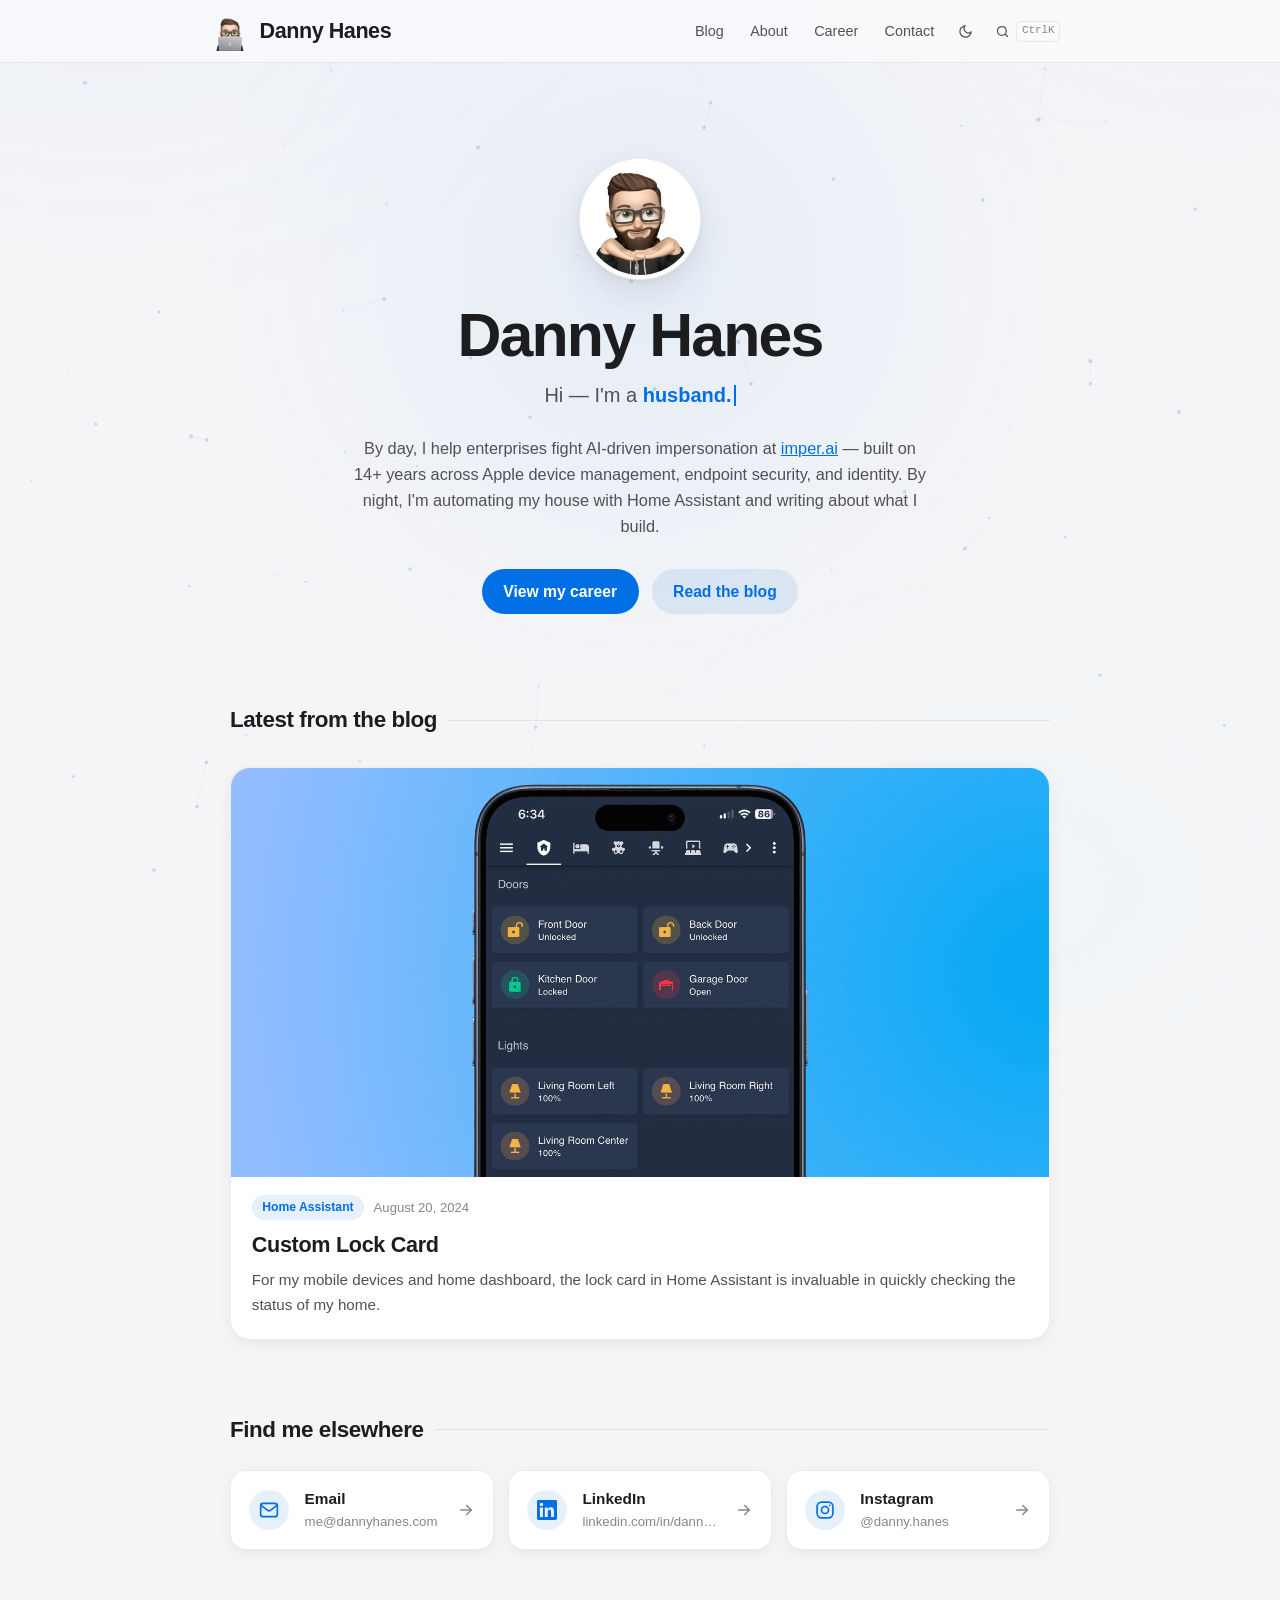
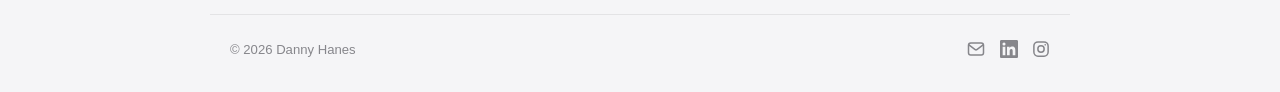
<file: index.html>
<!DOCTYPE html>
<html lang="en">
<head>
  <meta charset="UTF-8">
  <meta name="viewport" content="width=device-width, initial-scale=1.0">
  <title>Danny Hanes</title>
  <meta name="description" content="Danny Hanes — Founding Solutions Engineer at imper.ai. Identity security and Apple device management by day, Home Assistant and smart home tinkering by night.">
  <meta property="og:title" content="Danny Hanes">
  <meta property="og:description" content="Founding Solutions Engineer at imper.ai. Identity security and Apple device management by day, Home Assistant tinkering by night.">
  <meta property="og:type" content="website">
  <meta property="og:url" content="https://dannyhanes.com/">
  <link rel="icon" type="image/png" href="assets/images/danny-laptop.png">
  <script>(function(){try{var t=localStorage.getItem('theme')||'light';document.documentElement.setAttribute('data-theme',t);var h=localStorage.getItem('hue');if(h)document.documentElement.style.setProperty('--hue',h);}catch(e){document.documentElement.setAttribute('data-theme','light');}})();</script>
  <link rel="stylesheet" href="assets/style.css">
</head>
<body>
  <header class="site-header">
    <div class="header-inner">
      <a class="wordmark" href="./"><img class="mark" src="assets/images/danny-laptop.png" alt="" width="420" height="420">Danny Hanes</a>
      <nav class="site-nav" aria-label="Main">
        <a href="blog/">Blog</a>
        <a href="about/">About</a>
        <a href="career/">Career</a>
        <a href="contact/">Contact</a>
      </nav>
    </div>
  </header>

  <main class="page">
    <div class="hero">
      <div class="avatar-ring">
        <img class="avatar" src="assets/images/danny.jpg" alt="Danny Hanes" width="379" height="379">
      </div>
      <h1>Danny Hanes</h1>
      <p class="tagline">Hi — I'm <span id="typed-article">a</span> <span class="typed" id="typed"></span><span class="caret" aria-hidden="true"></span></p>
      <p class="bio">
        By day, I help enterprises fight AI-driven impersonation at
        <a href="https://imper.ai">imper.ai</a> — built on 14+ years across Apple device
        management, endpoint security, and identity. By night, I'm automating my house
        with Home Assistant and writing about what I build.
      </p>
      <div class="cta-row">
        <a class="btn btn-primary" href="career/">View my career</a>
        <a class="btn btn-ghost" href="blog/">Read the blog</a>
      </div>
    </div>

    <section class="section" aria-label="Latest from the blog">
      <h2 class="section-title">Latest from the blog</h2>
      <ul class="post-list">
        <li>
          <a class="post-card" href="blog/home-assistant-lock-card/">
            <img src="assets/images/lock-card.png" alt="Custom lock cards shown on a Home Assistant dashboard" width="1500" height="750" loading="lazy">
            <div class="post-card-body">
              <div class="post-meta">
                <span class="tag">Home Assistant</span>
                <time datetime="2024-08-20">August 20, 2024</time>
              </div>
              <h2>Custom Lock Card</h2>
              <p>For my mobile devices and home dashboard, the lock card in Home Assistant is invaluable in quickly checking the status of my home.</p>
            </div>
          </a>
        </li>
      </ul>
    </section>

    <section class="section" aria-label="Elsewhere">
      <h2 class="section-title">Find me elsewhere</h2>
      <ul class="links">
        <li>
          <a href="mailto:me@dannyhanes.com">
            <span class="icon" aria-hidden="true">
              <svg viewBox="0 0 24 24" fill="none" stroke="currentColor" stroke-width="2" stroke-linecap="round" stroke-linejoin="round"><rect x="2" y="4" width="20" height="16" rx="3"/><path d="m2.5 6.5 8.4 6.3a2 2 0 0 0 2.2 0l8.4-6.3"/></svg>
            </span>
            <span class="link-text">
              <span class="link-title">Email</span>
              <span class="link-sub">me@dannyhanes.com</span>
            </span>
            <svg class="arrow" aria-hidden="true" width="18" height="18" viewBox="0 0 24 24" fill="none" stroke="currentColor" stroke-width="2" stroke-linecap="round" stroke-linejoin="round"><path d="M5 12h14"/><path d="m13 6 6 6-6 6"/></svg>
          </a>
        </li>
        <li>
          <a href="https://www.linkedin.com/in/dannyhanes/" rel="me">
            <span class="icon" aria-hidden="true">
              <svg viewBox="0 0 24 24" fill="currentColor"><path d="M20.45 20.45h-3.55v-5.57c0-1.33-.03-3.04-1.85-3.04-1.85 0-2.14 1.45-2.14 2.94v5.67H9.36V9h3.41v1.56h.05a3.74 3.74 0 0 1 3.37-1.85c3.6 0 4.27 2.37 4.27 5.46zM5.34 7.43a2.06 2.06 0 1 1 0-4.12 2.06 2.06 0 0 1 0 4.12M7.12 20.45H3.56V9h3.56zM22.22 0H1.77C.79 0 0 .77 0 1.73v20.54C0 23.23.79 24 1.77 24h20.45c.98 0 1.78-.77 1.78-1.73V1.73C24 .77 23.2 0 22.22 0"/></svg>
            </span>
            <span class="link-text">
              <span class="link-title">LinkedIn</span>
              <span class="link-sub">linkedin.com/in/dannyhanes</span>
            </span>
            <svg class="arrow" aria-hidden="true" width="18" height="18" viewBox="0 0 24 24" fill="none" stroke="currentColor" stroke-width="2" stroke-linecap="round" stroke-linejoin="round"><path d="M5 12h14"/><path d="m13 6 6 6-6 6"/></svg>
          </a>
        </li>
        <li>
          <a href="https://www.instagram.com/danny.hanes" rel="me">
            <span class="icon" aria-hidden="true">
              <svg viewBox="0 0 24 24" fill="none" stroke="currentColor" stroke-width="2" stroke-linecap="round" stroke-linejoin="round"><rect x="2.5" y="2.5" width="19" height="19" rx="5.5"/><circle cx="12" cy="12" r="4.2"/><circle cx="17.6" cy="6.4" r="1.1" fill="currentColor" stroke="none"/></svg>
            </span>
            <span class="link-text">
              <span class="link-title">Instagram</span>
              <span class="link-sub">@danny.hanes</span>
            </span>
            <svg class="arrow" aria-hidden="true" width="18" height="18" viewBox="0 0 24 24" fill="none" stroke="currentColor" stroke-width="2" stroke-linecap="round" stroke-linejoin="round"><path d="M5 12h14"/><path d="m13 6 6 6-6 6"/></svg>
          </a>
        </li>
      </ul>
    </section>
  </main>

  <footer class="site-footer">
    <p>&copy; <span id="year">2026</span> Danny Hanes</p>
    <div class="socials">
      <a href="mailto:me@dannyhanes.com" aria-label="Email"><svg viewBox="0 0 24 24" fill="none" stroke="currentColor" stroke-width="2" stroke-linecap="round" stroke-linejoin="round"><rect x="2" y="4" width="20" height="16" rx="3"/><path d="m2.5 6.5 8.4 6.3a2 2 0 0 0 2.2 0l8.4-6.3"/></svg></a>
      <a href="https://www.linkedin.com/in/dannyhanes/" aria-label="LinkedIn"><svg viewBox="0 0 24 24" fill="currentColor"><path d="M20.45 20.45h-3.55v-5.57c0-1.33-.03-3.04-1.85-3.04-1.85 0-2.14 1.45-2.14 2.94v5.67H9.36V9h3.41v1.56h.05a3.74 3.74 0 0 1 3.37-1.85c3.6 0 4.27 2.37 4.27 5.46zM5.34 7.43a2.06 2.06 0 1 1 0-4.12 2.06 2.06 0 0 1 0 4.12M7.12 20.45H3.56V9h3.56zM22.22 0H1.77C.79 0 0 .77 0 1.73v20.54C0 23.23.79 24 1.77 24h20.45c.98 0 1.78-.77 1.78-1.73V1.73C24 .77 23.2 0 22.22 0"/></svg></a>
      <a href="https://www.instagram.com/danny.hanes" aria-label="Instagram"><svg viewBox="0 0 24 24" fill="none" stroke="currentColor" stroke-width="2" stroke-linecap="round" stroke-linejoin="round"><rect x="2.5" y="2.5" width="19" height="19" rx="5.5"/><circle cx="12" cy="12" r="4.2"/><circle cx="17.6" cy="6.4" r="1.1" fill="currentColor" stroke="none"/></svg></a>
    </div>
  </footer>
  <script src="assets/site.js" defer></script>
</body>
</html>
</file>
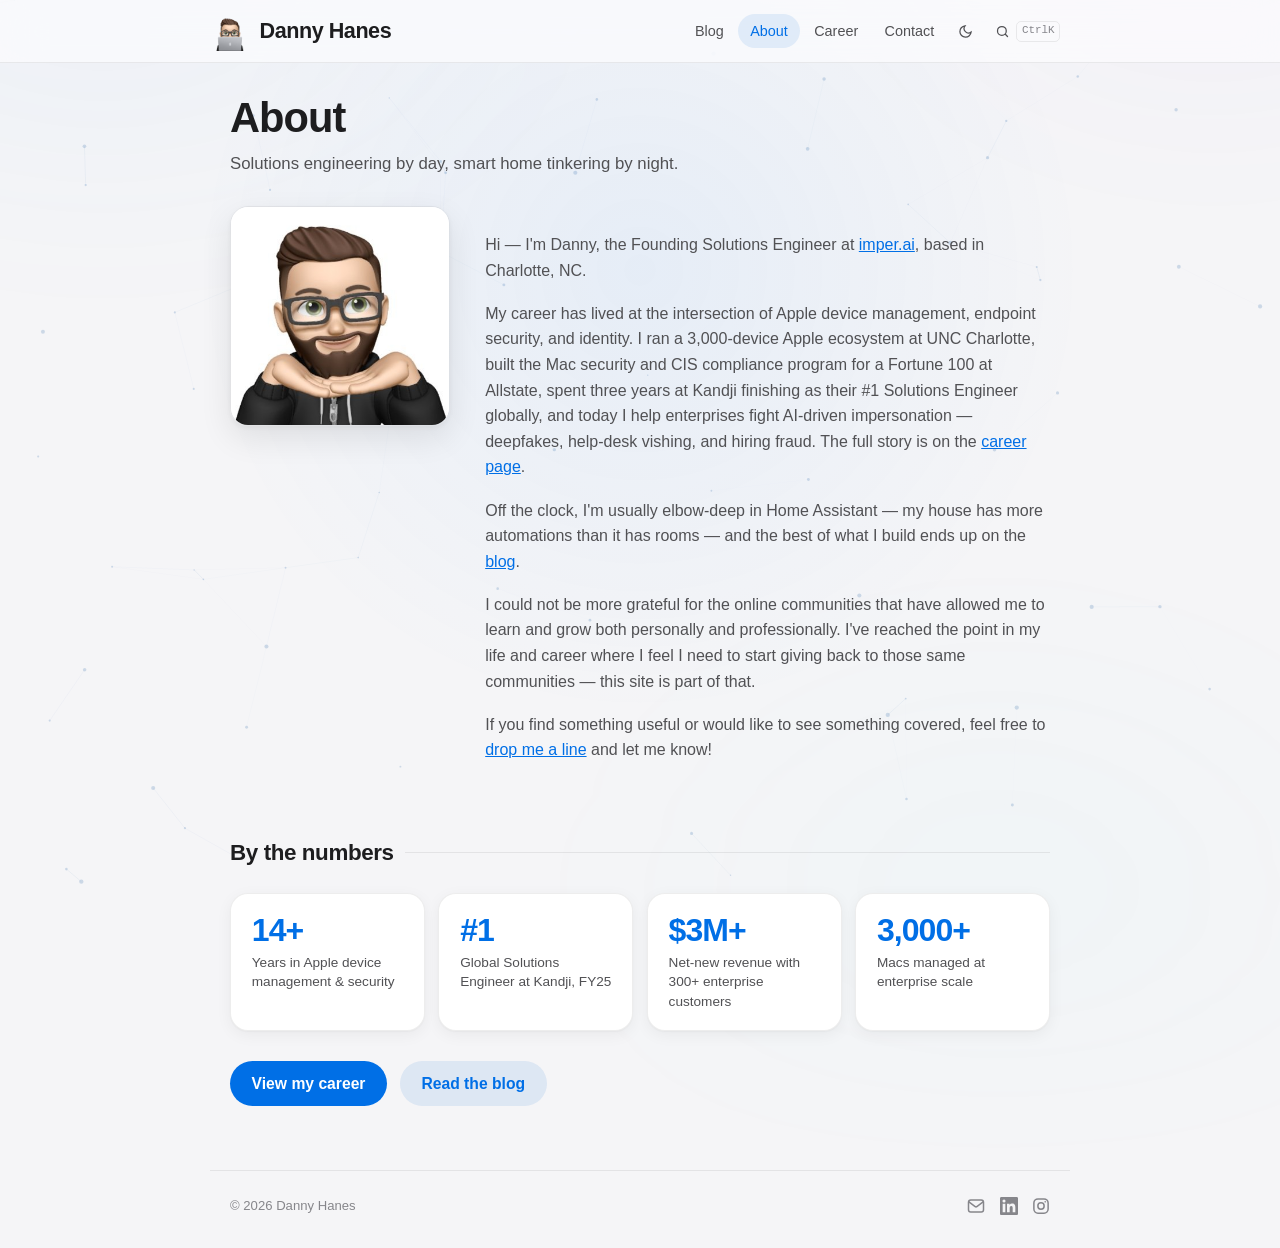
<file: about/index.html>
<!DOCTYPE html>
<html lang="en">
<head>
  <meta charset="UTF-8">
  <meta name="viewport" content="width=device-width, initial-scale=1.0">
  <title>About — Danny Hanes</title>
  <meta name="description" content="About Danny Hanes — Founding Solutions Engineer at imper.ai. Identity security and Apple device management by day, Home Assistant tinkering by night.">
  <link rel="icon" type="image/png" href="../assets/images/danny-laptop.png">
  <script>(function(){try{var t=localStorage.getItem('theme')||'light';document.documentElement.setAttribute('data-theme',t);var h=localStorage.getItem('hue');if(h)document.documentElement.style.setProperty('--hue',h);}catch(e){document.documentElement.setAttribute('data-theme','light');}})();</script>
  <link rel="stylesheet" href="../assets/style.css">
  <style>
    .about-grid { display: flex; gap: 2.2rem; align-items: flex-start; margin-top: 1.8rem; }
    .about-grid img { flex: none; width: 220px; border-radius: 18px; border: 1px solid var(--card-border); box-shadow: var(--shadow-hover); }
    @media (max-width: 600px) { .about-grid { flex-direction: column; } .about-grid img { width: 100%; max-width: 280px; margin: 0 auto; } }
    .stats-grid { margin-top: 1.4rem; display: grid; grid-template-columns: repeat(auto-fit, minmax(170px, 1fr)); gap: 0.85rem; }
    .stat {
      background: var(--bg-elevated);
      border: 1px solid var(--card-border);
      border-radius: 18px;
      padding: 1.2rem 1.3rem;
      box-shadow: var(--shadow);
    }
    .stat .value { font-size: 2rem; font-weight: 700; letter-spacing: -0.03em; color: var(--accent); line-height: 1.1; }
    .stat .label { margin-top: 0.3rem; font-size: 0.85rem; color: var(--text-muted); line-height: 1.4; }
  </style>
</head>
<body>
  <header class="site-header">
    <div class="header-inner">
      <a class="wordmark" href="../"><img class="mark" src="../assets/images/danny-laptop.png" alt="" width="420" height="420">Danny Hanes</a>
      <nav class="site-nav" aria-label="Main">
        <a href="../blog/">Blog</a>
        <a href="../about/" aria-current="page">About</a>
        <a href="../career/">Career</a>
        <a href="../contact/">Contact</a>
      </nav>
    </div>
  </header>

  <main class="page">
    <h1 class="page-title">About</h1>
    <p class="page-sub">Solutions engineering by day, smart home tinkering by night.</p>

    <div class="about-grid">
      <img src="../assets/images/danny.jpg" alt="Danny Hanes" width="379" height="379">
      <div class="prose">
        <p>Hi — I'm Danny, the Founding Solutions Engineer at <a href="https://imper.ai">imper.ai</a>, based in Charlotte, NC.</p>
        <p>My career has lived at the intersection of Apple device management, endpoint security, and identity. I ran a 3,000-device Apple ecosystem at UNC Charlotte, built the Mac security and CIS compliance program for a Fortune 100 at Allstate, spent three years at Kandji finishing as their #1 Solutions Engineer globally, and today I help enterprises fight AI-driven impersonation — deepfakes, help-desk vishing, and hiring fraud. The full story is on the <a href="../career/">career page</a>.</p>
        <p>Off the clock, I'm usually elbow-deep in Home Assistant — my house has more automations than it has rooms — and the best of what I build ends up on the <a href="../blog/">blog</a>.</p>
        <p>I could not be more grateful for the online communities that have allowed me to learn and grow both personally and professionally. I've reached the point in my life and career where I feel I need to start giving back to those same communities — this site is part of that.</p>
        <p>If you find something useful or would like to see something covered, feel free to <a href="../contact/">drop me a line</a> and let me know!</p>
      </div>
    </div>

    <section class="section" aria-label="Career highlights">
      <h2 class="section-title">By the numbers</h2>
      <div class="stats-grid">
        <div class="stat">
          <div class="value">14+</div>
          <div class="label">Years in Apple device management &amp; security</div>
        </div>
        <div class="stat">
          <div class="value">#1</div>
          <div class="label">Global Solutions Engineer at Kandji, FY25</div>
        </div>
        <div class="stat">
          <div class="value">$3M+</div>
          <div class="label">Net-new revenue with 300+ enterprise customers</div>
        </div>
        <div class="stat">
          <div class="value">3,000+</div>
          <div class="label">Macs managed at enterprise scale</div>
        </div>
      </div>
    </section>

    <div class="cta-row" style="justify-content: flex-start;">
      <a class="btn btn-primary" href="../career/">View my career</a>
      <a class="btn btn-ghost" href="../blog/">Read the blog</a>
    </div>
  </main>

  <footer class="site-footer">
    <p>&copy; <span id="year">2026</span> Danny Hanes</p>
    <div class="socials">
      <a href="mailto:me@dannyhanes.com" aria-label="Email"><svg viewBox="0 0 24 24" fill="none" stroke="currentColor" stroke-width="2" stroke-linecap="round" stroke-linejoin="round"><rect x="2" y="4" width="20" height="16" rx="3"/><path d="m2.5 6.5 8.4 6.3a2 2 0 0 0 2.2 0l8.4-6.3"/></svg></a>
      <a href="https://www.linkedin.com/in/dannyhanes/" aria-label="LinkedIn"><svg viewBox="0 0 24 24" fill="currentColor"><path d="M20.45 20.45h-3.55v-5.57c0-1.33-.03-3.04-1.85-3.04-1.85 0-2.14 1.45-2.14 2.94v5.67H9.36V9h3.41v1.56h.05a3.74 3.74 0 0 1 3.37-1.85c3.6 0 4.27 2.37 4.27 5.46zM5.34 7.43a2.06 2.06 0 1 1 0-4.12 2.06 2.06 0 0 1 0 4.12M7.12 20.45H3.56V9h3.56zM22.22 0H1.77C.79 0 0 .77 0 1.73v20.54C0 23.23.79 24 1.77 24h20.45c.98 0 1.78-.77 1.78-1.73V1.73C24 .77 23.2 0 22.22 0"/></svg></a>
      <a href="https://www.instagram.com/danny.hanes" aria-label="Instagram"><svg viewBox="0 0 24 24" fill="none" stroke="currentColor" stroke-width="2" stroke-linecap="round" stroke-linejoin="round"><rect x="2.5" y="2.5" width="19" height="19" rx="5.5"/><circle cx="12" cy="12" r="4.2"/><circle cx="17.6" cy="6.4" r="1.1" fill="currentColor" stroke="none"/></svg></a>
    </div>
  </footer>
  <script src="../assets/site.js" defer></script>
</body>
</html>
</file>
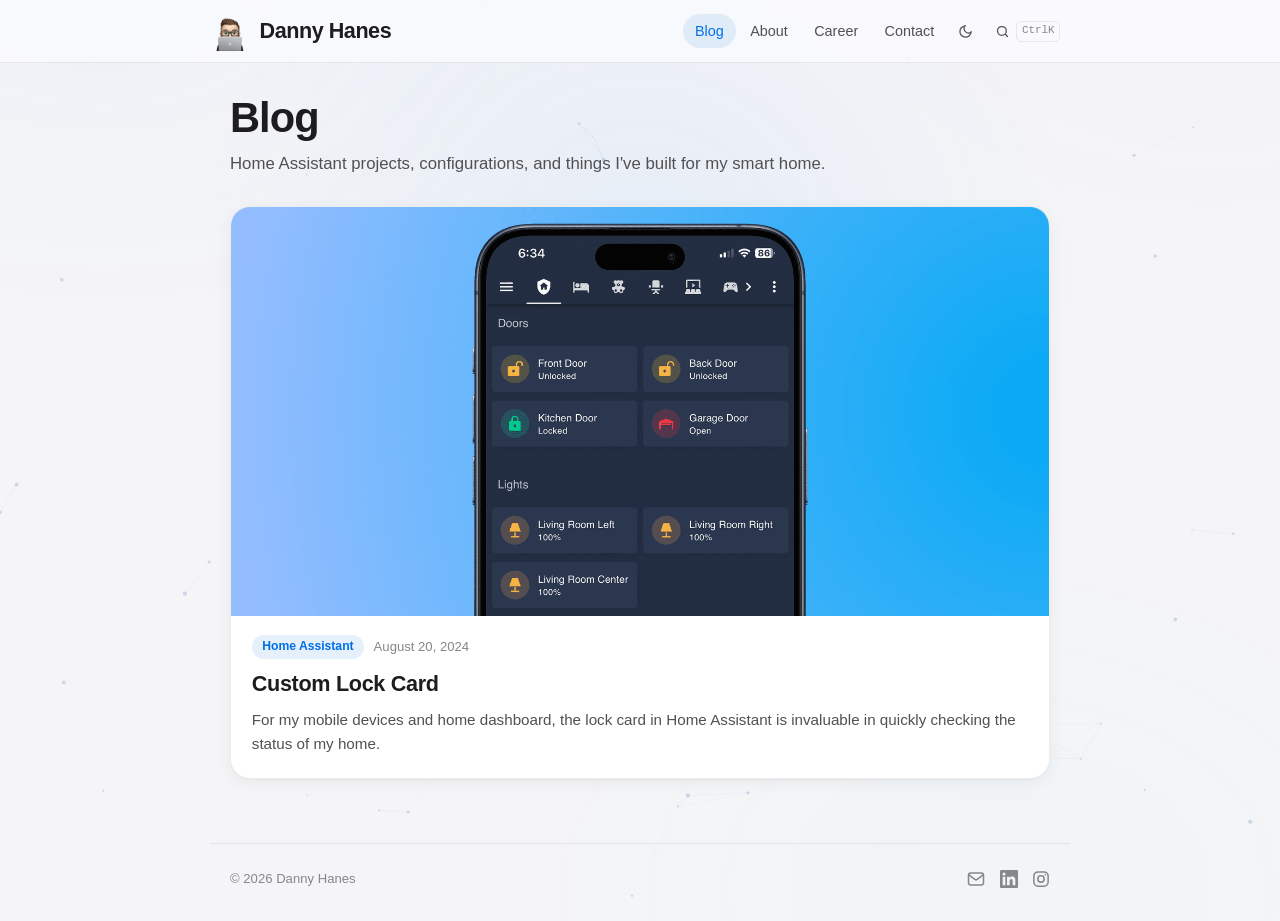
<file: blog/index.html>
<!DOCTYPE html>
<html lang="en">
<head>
  <meta charset="UTF-8">
  <meta name="viewport" content="width=device-width, initial-scale=1.0">
  <title>Blog — Danny Hanes</title>
  <meta name="description" content="Home Assistant projects, configurations, and smart home write-ups by Danny Hanes.">
  <link rel="icon" type="image/png" href="../assets/images/danny-laptop.png">
  <script>(function(){try{var t=localStorage.getItem('theme')||'light';document.documentElement.setAttribute('data-theme',t);var h=localStorage.getItem('hue');if(h)document.documentElement.style.setProperty('--hue',h);}catch(e){document.documentElement.setAttribute('data-theme','light');}})();</script>
  <link rel="stylesheet" href="../assets/style.css">
</head>
<body>
  <header class="site-header">
    <div class="header-inner">
      <a class="wordmark" href="../"><img class="mark" src="../assets/images/danny-laptop.png" alt="" width="420" height="420">Danny Hanes</a>
      <nav class="site-nav" aria-label="Main">
        <a href="../blog/" aria-current="page">Blog</a>
        <a href="../about/">About</a>
        <a href="../career/">Career</a>
        <a href="../contact/">Contact</a>
      </nav>
    </div>
  </header>

  <main class="page">
    <h1 class="page-title">Blog</h1>
    <p class="page-sub">Home Assistant projects, configurations, and things I've built for my smart home.</p>

    <ul class="post-list">
      <li>
        <a class="post-card" href="../blog/home-assistant-lock-card/">
          <img src="../assets/images/lock-card.png" alt="Custom lock cards shown on a Home Assistant dashboard" width="1500" height="750">
          <div class="post-card-body">
            <div class="post-meta">
              <span class="tag">Home Assistant</span>
              <time datetime="2024-08-20">August 20, 2024</time>
            </div>
            <h2>Custom Lock Card</h2>
            <p>For my mobile devices and home dashboard, the lock card in Home Assistant is invaluable in quickly checking the status of my home.</p>
          </div>
        </a>
      </li>
    </ul>
  </main>

  <footer class="site-footer">
    <p>&copy; <span id="year">2026</span> Danny Hanes</p>
    <div class="socials">
      <a href="mailto:me@dannyhanes.com" aria-label="Email"><svg viewBox="0 0 24 24" fill="none" stroke="currentColor" stroke-width="2" stroke-linecap="round" stroke-linejoin="round"><rect x="2" y="4" width="20" height="16" rx="3"/><path d="m2.5 6.5 8.4 6.3a2 2 0 0 0 2.2 0l8.4-6.3"/></svg></a>
      <a href="https://www.linkedin.com/in/dannyhanes/" aria-label="LinkedIn"><svg viewBox="0 0 24 24" fill="currentColor"><path d="M20.45 20.45h-3.55v-5.57c0-1.33-.03-3.04-1.85-3.04-1.85 0-2.14 1.45-2.14 2.94v5.67H9.36V9h3.41v1.56h.05a3.74 3.74 0 0 1 3.37-1.85c3.6 0 4.27 2.37 4.27 5.46zM5.34 7.43a2.06 2.06 0 1 1 0-4.12 2.06 2.06 0 0 1 0 4.12M7.12 20.45H3.56V9h3.56zM22.22 0H1.77C.79 0 0 .77 0 1.73v20.54C0 23.23.79 24 1.77 24h20.45c.98 0 1.78-.77 1.78-1.73V1.73C24 .77 23.2 0 22.22 0"/></svg></a>
      <a href="https://www.instagram.com/danny.hanes" aria-label="Instagram"><svg viewBox="0 0 24 24" fill="none" stroke="currentColor" stroke-width="2" stroke-linecap="round" stroke-linejoin="round"><rect x="2.5" y="2.5" width="19" height="19" rx="5.5"/><circle cx="12" cy="12" r="4.2"/><circle cx="17.6" cy="6.4" r="1.1" fill="currentColor" stroke="none"/></svg></a>
    </div>
  </footer>
  <script src="../assets/site.js" defer></script>
</body>
</html>
</file>
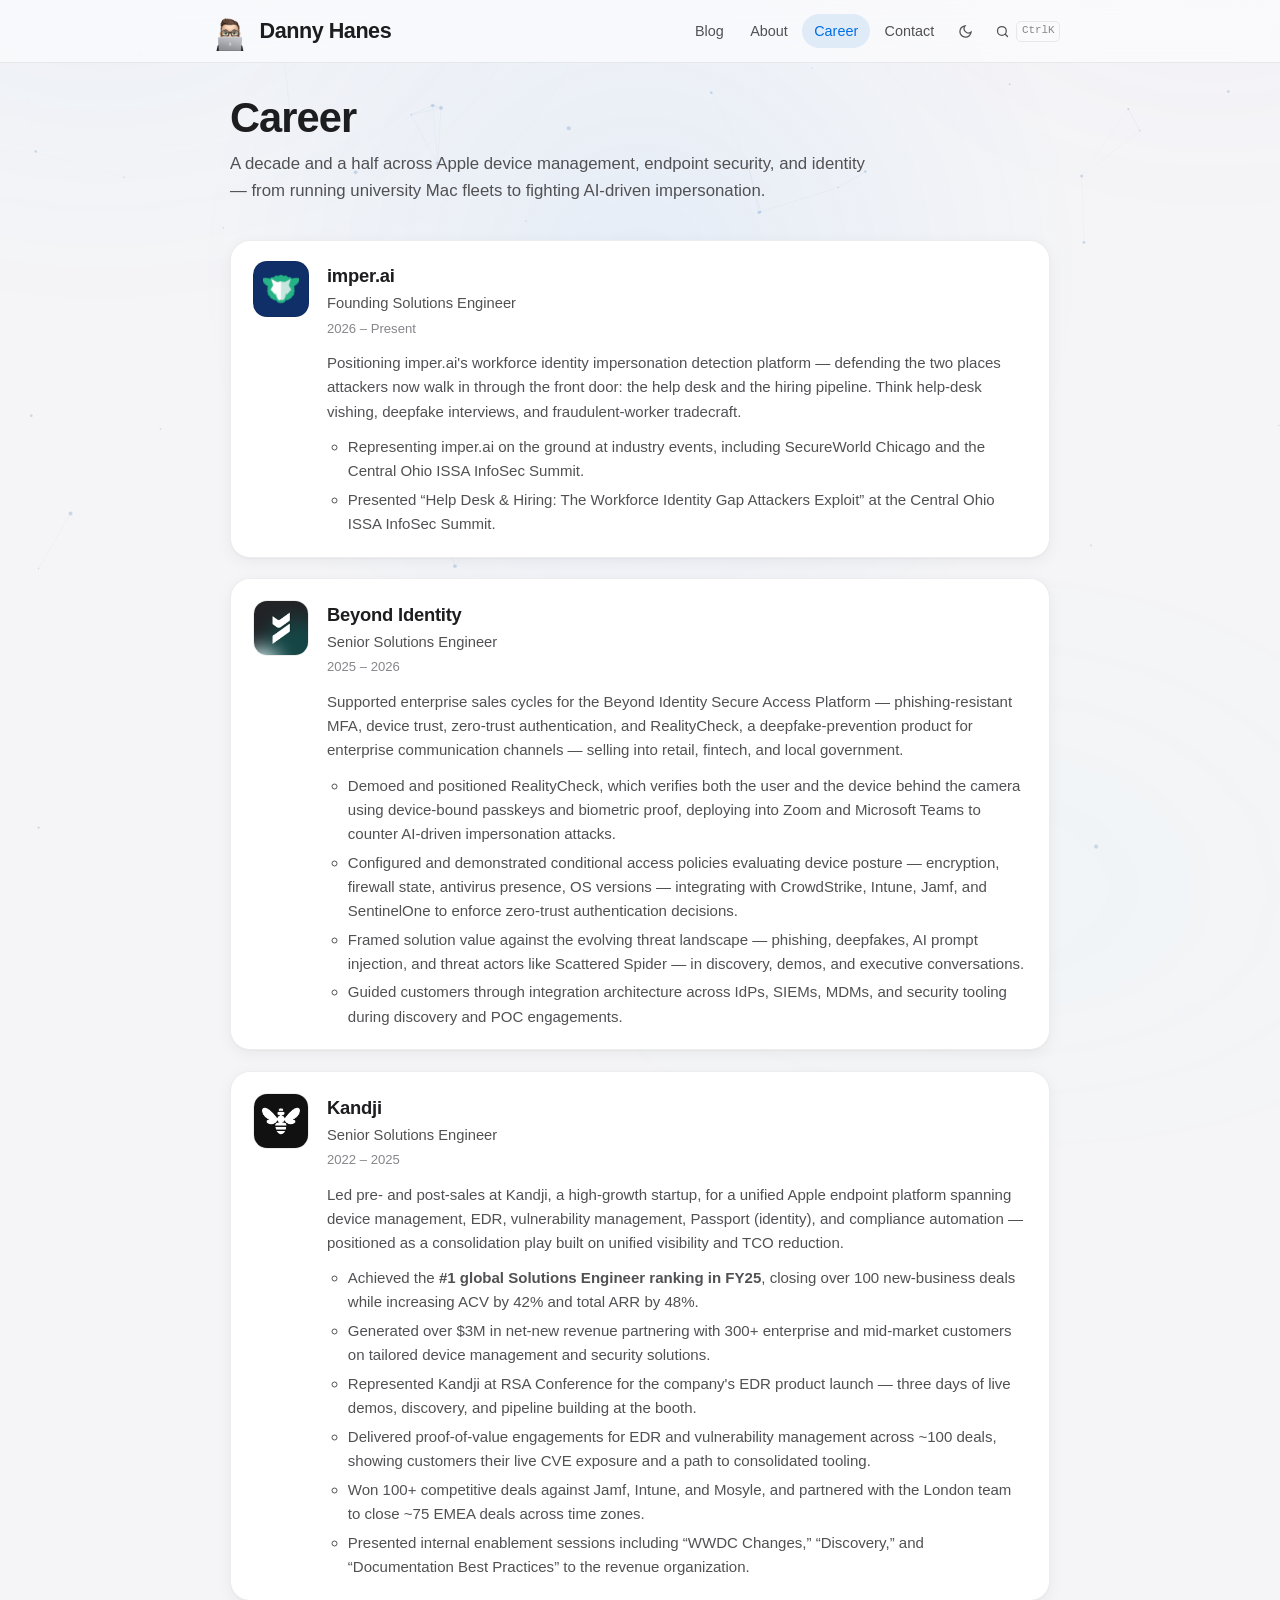
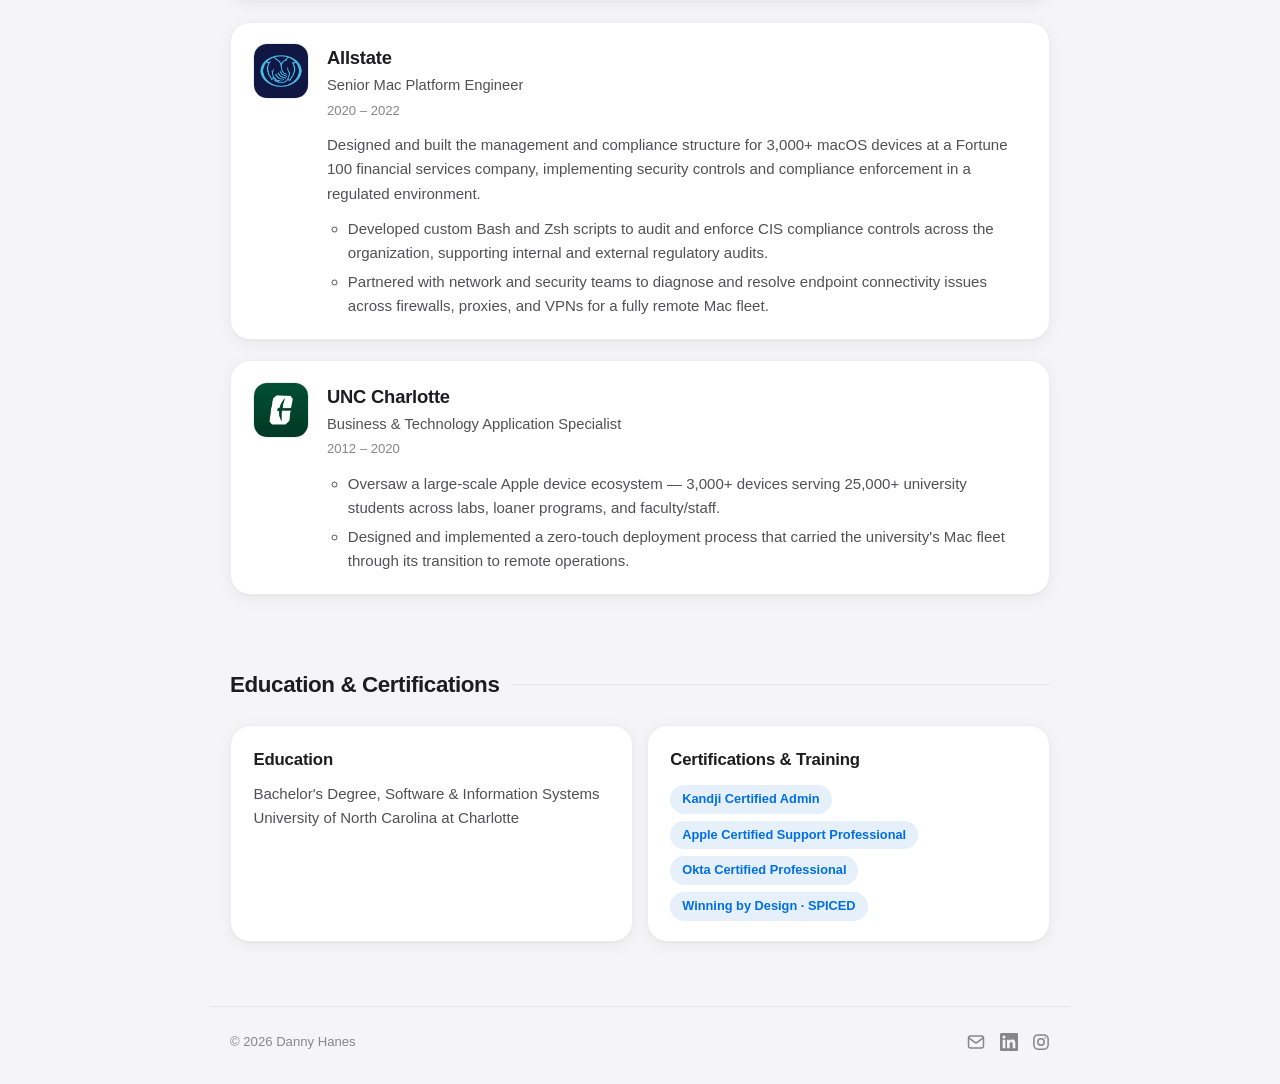
<file: career-updates/index.html>
<!DOCTYPE html>
<html lang="en">
<head>
  <meta charset="UTF-8">
  <title>Redirecting&hellip;</title>
  <meta http-equiv="refresh" content="0; url=../career/">
  <link rel="canonical" href="https://dannyhanes.com/career/">
  <script>location.replace('../career/');</script>
</head>
<body>
  <p>This page has moved. <a href="../career/">Continue&hellip;</a></p>
</body>
</html>
</file>
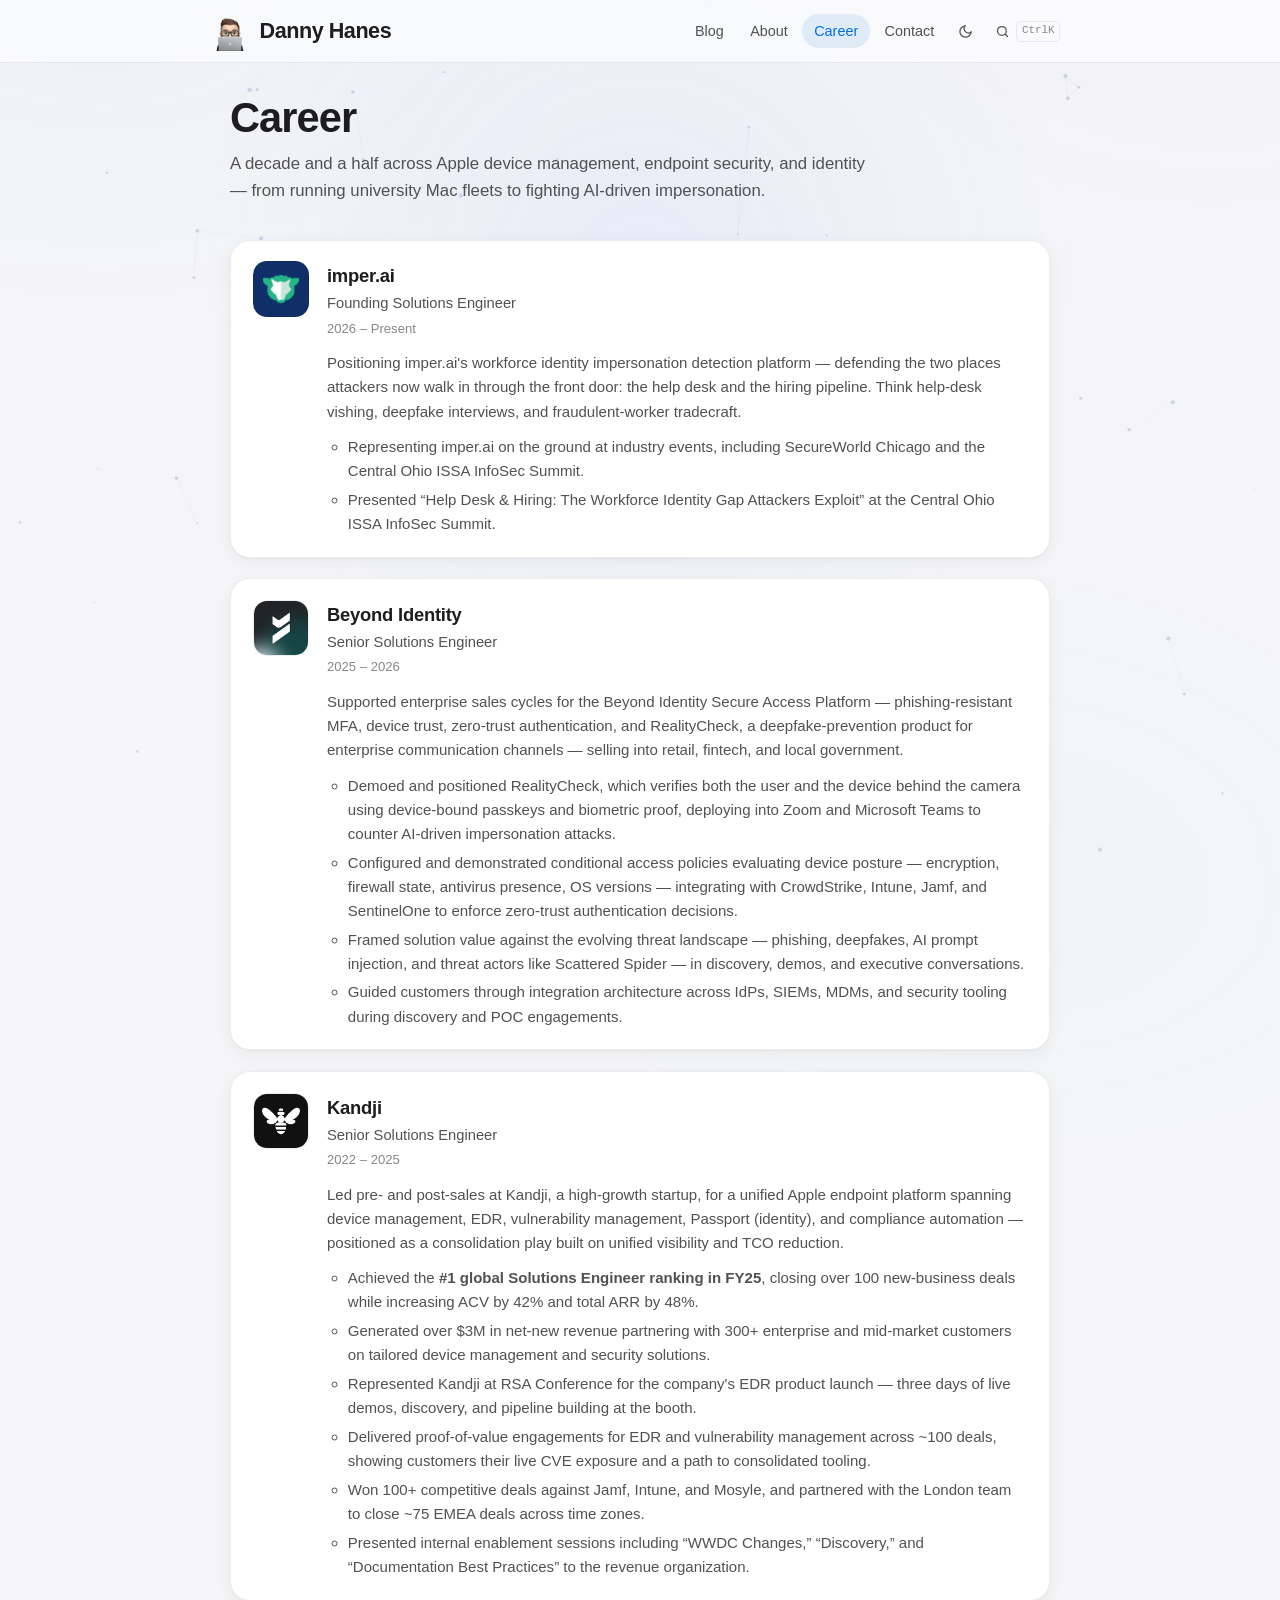
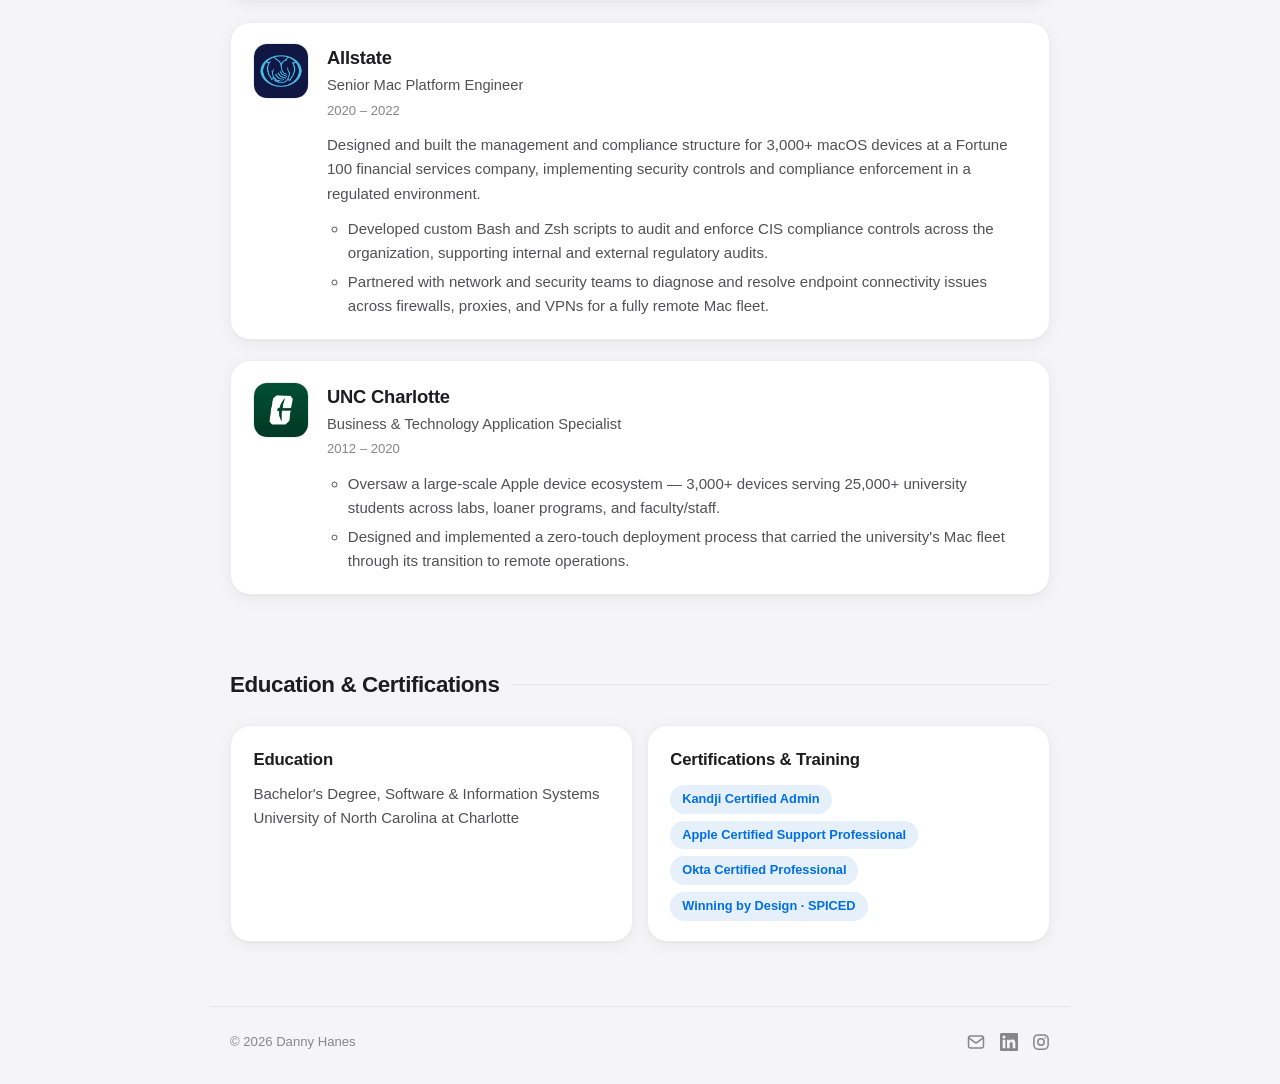
<file: career/index.html>
<!DOCTYPE html>
<html lang="en">
<head>
  <meta charset="UTF-8">
  <meta name="viewport" content="width=device-width, initial-scale=1.0">
  <title>Career — Danny Hanes</title>
  <meta name="description" content="Career of Danny Hanes — Founding Solutions Engineer at imper.ai; previously Beyond Identity, Kandji, Allstate, and UNC Charlotte.">
  <link rel="icon" type="image/png" href="../assets/images/danny-laptop.png">
  <script>(function(){try{var t=localStorage.getItem('theme')||'light';document.documentElement.setAttribute('data-theme',t);var h=localStorage.getItem('hue');if(h)document.documentElement.style.setProperty('--hue',h);}catch(e){document.documentElement.setAttribute('data-theme','light');}})();</script>
  <link rel="stylesheet" href="../assets/style.css">
  <style>
    .facts-grid { margin-top: 1.4rem; display: grid; grid-template-columns: repeat(auto-fit, minmax(280px, 1fr)); gap: 0.85rem; }
    .fact-card {
      background: var(--bg-elevated);
      border: 1px solid var(--card-border);
      border-radius: 20px;
      padding: 1.3rem 1.4rem;
      box-shadow: var(--shadow);
    }
    .fact-card h3 { font-size: 1.05rem; font-weight: 650; letter-spacing: -0.01em; }
    .fact-card p { margin-top: 0.5rem; color: var(--text-muted); font-size: 0.94rem; }
    .cert-list { margin-top: 0.7rem; display: flex; flex-wrap: wrap; gap: 0.45rem; }
    .cert-list .tag { font-size: 0.8rem; padding: 0.25rem 0.75rem; }
    .job-logo.imper { background: #102f68; padding: 9px; object-fit: contain; }
  </style>
</head>
<body>
  <header class="site-header">
    <div class="header-inner">
      <a class="wordmark" href="../"><img class="mark" src="../assets/images/danny-laptop.png" alt="" width="420" height="420">Danny Hanes</a>
      <nav class="site-nav" aria-label="Main">
        <a href="../blog/">Blog</a>
        <a href="../about/">About</a>
        <a href="../career/" aria-current="page">Career</a>
        <a href="../contact/">Contact</a>
      </nav>
    </div>
  </header>

  <main class="page">
    <h1 class="page-title">Career</h1>
    <p class="page-sub">A decade and a half across Apple device management, endpoint security, and identity — from running university Mac fleets to fighting AI-driven impersonation.</p>

    <ul class="timeline">
      <li class="job">
        <img class="job-logo imper" src="../assets/images/imper.png" alt="imper.ai logo" width="56" height="56">
        <div>
          <h2>imper.ai</h2>
          <p class="role">Founding Solutions Engineer</p>
          <p class="dates">2026 &ndash; Present</p>
          <div class="job-body">
            <p>Positioning imper.ai's workforce identity impersonation detection platform — defending the two places attackers now walk in through the front door: the help desk and the hiring pipeline. Think help-desk vishing, deepfake interviews, and fraudulent-worker tradecraft.</p>
            <ul>
              <li>Representing imper.ai on the ground at industry events, including SecureWorld Chicago and the Central Ohio ISSA InfoSec Summit.</li>
              <li>Presented &ldquo;Help Desk &amp; Hiring: The Workforce Identity Gap Attackers Exploit&rdquo; at the Central Ohio ISSA InfoSec Summit.</li>
            </ul>
          </div>
        </div>
      </li>

      <li class="job">
        <img class="job-logo" src="../assets/images/beyond-identity.png" alt="Beyond Identity logo" width="56" height="56">
        <div>
          <h2>Beyond Identity</h2>
          <p class="role">Senior Solutions Engineer</p>
          <p class="dates">2025 &ndash; 2026</p>
          <div class="job-body">
            <p>Supported enterprise sales cycles for the Beyond Identity Secure Access Platform — phishing-resistant MFA, device trust, zero-trust authentication, and RealityCheck, a deepfake-prevention product for enterprise communication channels — selling into retail, fintech, and local government.</p>
            <ul>
              <li>Demoed and positioned RealityCheck, which verifies both the user and the device behind the camera using device-bound passkeys and biometric proof, deploying into Zoom and Microsoft Teams to counter AI-driven impersonation attacks.</li>
              <li>Configured and demonstrated conditional access policies evaluating device posture — encryption, firewall state, antivirus presence, OS versions — integrating with CrowdStrike, Intune, Jamf, and SentinelOne to enforce zero-trust authentication decisions.</li>
              <li>Framed solution value against the evolving threat landscape — phishing, deepfakes, AI prompt injection, and threat actors like Scattered Spider — in discovery, demos, and executive conversations.</li>
              <li>Guided customers through integration architecture across IdPs, SIEMs, MDMs, and security tooling during discovery and POC engagements.</li>
            </ul>
          </div>
        </div>
      </li>

      <li class="job">
        <img class="job-logo" src="../assets/images/kandji.jpg" alt="Kandji logo" width="56" height="56">
        <div>
          <h2>Kandji</h2>
          <p class="role">Senior Solutions Engineer</p>
          <p class="dates">2022 &ndash; 2025</p>
          <div class="job-body">
            <p>Led pre- and post-sales at Kandji, a high-growth startup, for a unified Apple endpoint platform spanning device management, EDR, vulnerability management, Passport (identity), and compliance automation — positioned as a consolidation play built on unified visibility and TCO reduction.</p>
            <ul>
              <li>Achieved the <strong>#1 global Solutions Engineer ranking in FY25</strong>, closing over 100 new-business deals while increasing ACV by 42% and total ARR by 48%.</li>
              <li>Generated over $3M in net-new revenue partnering with 300+ enterprise and mid-market customers on tailored device management and security solutions.</li>
              <li>Represented Kandji at RSA Conference for the company's EDR product launch — three days of live demos, discovery, and pipeline building at the booth.</li>
              <li>Delivered proof-of-value engagements for EDR and vulnerability management across ~100 deals, showing customers their live CVE exposure and a path to consolidated tooling.</li>
              <li>Won 100+ competitive deals against Jamf, Intune, and Mosyle, and partnered with the London team to close ~75 EMEA deals across time zones.</li>
              <li>Presented internal enablement sessions including &ldquo;WWDC Changes,&rdquo; &ldquo;Discovery,&rdquo; and &ldquo;Documentation Best Practices&rdquo; to the revenue organization.</li>
            </ul>
          </div>
        </div>
      </li>

      <li class="job">
        <img class="job-logo" src="../assets/images/allstate.jpg" alt="Allstate logo" width="56" height="56">
        <div>
          <h2>Allstate</h2>
          <p class="role">Senior Mac Platform Engineer</p>
          <p class="dates">2020 &ndash; 2022</p>
          <div class="job-body">
            <p>Designed and built the management and compliance structure for 3,000+ macOS devices at a Fortune 100 financial services company, implementing security controls and compliance enforcement in a regulated environment.</p>
            <ul>
              <li>Developed custom Bash and Zsh scripts to audit and enforce CIS compliance controls across the organization, supporting internal and external regulatory audits.</li>
              <li>Partnered with network and security teams to diagnose and resolve endpoint connectivity issues across firewalls, proxies, and VPNs for a fully remote Mac fleet.</li>
            </ul>
          </div>
        </div>
      </li>

      <li class="job">
        <img class="job-logo" src="../assets/images/unc-charlotte.png" alt="UNC Charlotte logo" width="56" height="56">
        <div>
          <h2>UNC Charlotte</h2>
          <p class="role">Business &amp; Technology Application Specialist</p>
          <p class="dates">2012 &ndash; 2020</p>
          <div class="job-body">
            <ul>
              <li>Oversaw a large-scale Apple device ecosystem — 3,000+ devices serving 25,000+ university students across labs, loaner programs, and faculty/staff.</li>
              <li>Designed and implemented a zero-touch deployment process that carried the university's Mac fleet through its transition to remote operations.</li>
            </ul>
          </div>
        </div>
      </li>
    </ul>

    <section class="section" aria-label="Education and certifications">
      <h2 class="section-title">Education &amp; Certifications</h2>
      <div class="facts-grid">
        <div class="fact-card">
          <h3>Education</h3>
          <p>Bachelor's Degree, Software &amp; Information Systems<br>University of North Carolina at Charlotte</p>
        </div>
        <div class="fact-card">
          <h3>Certifications &amp; Training</h3>
          <div class="cert-list">
            <span class="tag">Kandji Certified Admin</span>
            <span class="tag">Apple Certified Support Professional</span>
            <span class="tag">Okta Certified Professional</span>
            <span class="tag">Winning by Design &middot; SPICED</span>
          </div>
        </div>
      </div>
    </section>
  </main>

  <footer class="site-footer">
    <p>&copy; <span id="year">2026</span> Danny Hanes</p>
    <div class="socials">
      <a href="mailto:me@dannyhanes.com" aria-label="Email"><svg viewBox="0 0 24 24" fill="none" stroke="currentColor" stroke-width="2" stroke-linecap="round" stroke-linejoin="round"><rect x="2" y="4" width="20" height="16" rx="3"/><path d="m2.5 6.5 8.4 6.3a2 2 0 0 0 2.2 0l8.4-6.3"/></svg></a>
      <a href="https://www.linkedin.com/in/dannyhanes/" aria-label="LinkedIn"><svg viewBox="0 0 24 24" fill="currentColor"><path d="M20.45 20.45h-3.55v-5.57c0-1.33-.03-3.04-1.85-3.04-1.85 0-2.14 1.45-2.14 2.94v5.67H9.36V9h3.41v1.56h.05a3.74 3.74 0 0 1 3.37-1.85c3.6 0 4.27 2.37 4.27 5.46zM5.34 7.43a2.06 2.06 0 1 1 0-4.12 2.06 2.06 0 0 1 0 4.12M7.12 20.45H3.56V9h3.56zM22.22 0H1.77C.79 0 0 .77 0 1.73v20.54C0 23.23.79 24 1.77 24h20.45c.98 0 1.78-.77 1.78-1.73V1.73C24 .77 23.2 0 22.22 0"/></svg></a>
      <a href="https://www.instagram.com/danny.hanes" aria-label="Instagram"><svg viewBox="0 0 24 24" fill="none" stroke="currentColor" stroke-width="2" stroke-linecap="round" stroke-linejoin="round"><rect x="2.5" y="2.5" width="19" height="19" rx="5.5"/><circle cx="12" cy="12" r="4.2"/><circle cx="17.6" cy="6.4" r="1.1" fill="currentColor" stroke="none"/></svg></a>
    </div>
  </footer>
  <script src="../assets/site.js" defer></script>
</body>
</html>
</file>
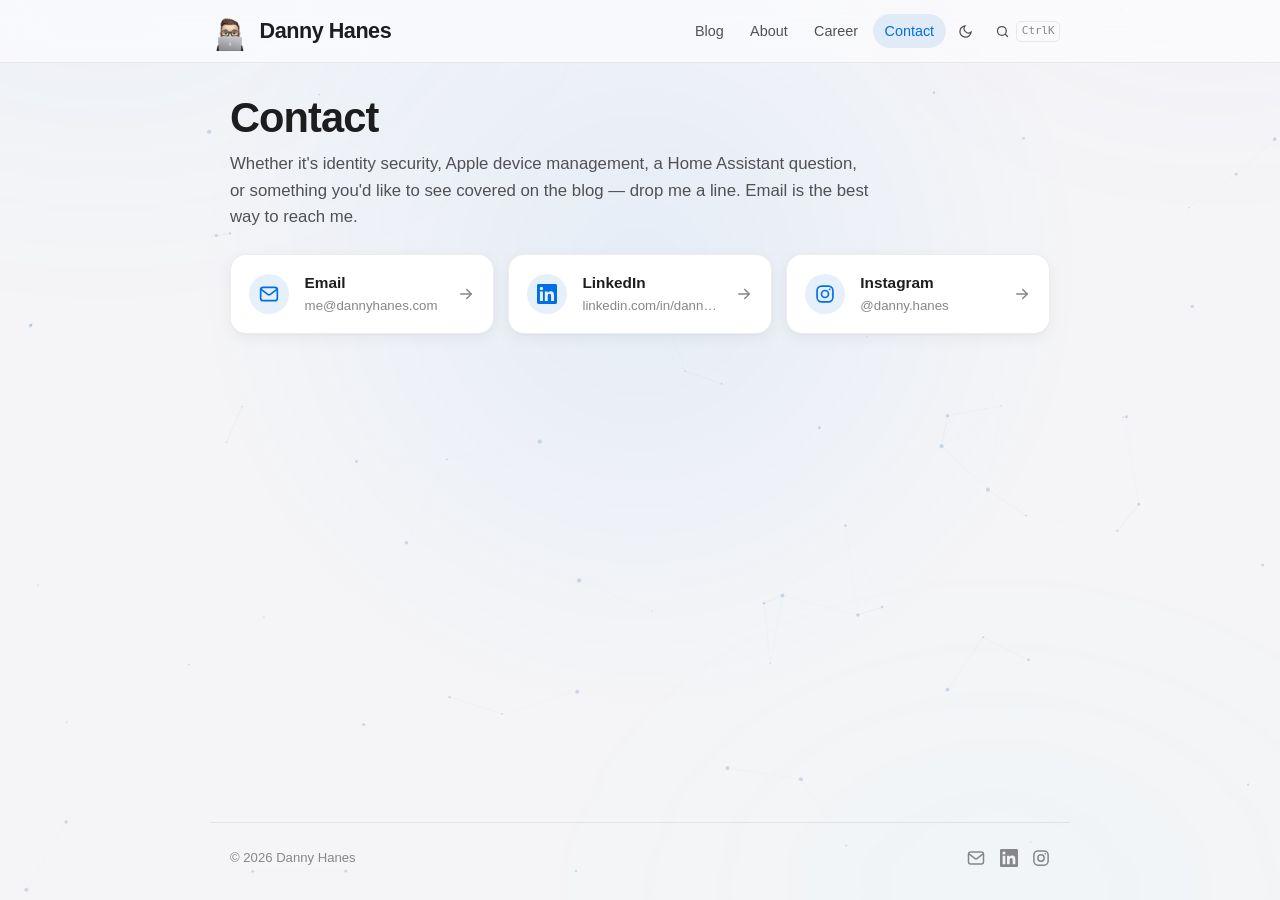
<file: contact/index.html>
<!DOCTYPE html>
<html lang="en">
<head>
  <meta charset="UTF-8">
  <meta name="viewport" content="width=device-width, initial-scale=1.0">
  <title>Contact — Danny Hanes</title>
  <meta name="description" content="Get in touch with Danny Hanes — email, LinkedIn, or Instagram.">
  <link rel="icon" type="image/png" href="../assets/images/danny-laptop.png">
  <script>(function(){try{var t=localStorage.getItem('theme')||'light';document.documentElement.setAttribute('data-theme',t);var h=localStorage.getItem('hue');if(h)document.documentElement.style.setProperty('--hue',h);}catch(e){document.documentElement.setAttribute('data-theme','light');}})();</script>
  <link rel="stylesheet" href="../assets/style.css">
</head>
<body>
  <header class="site-header">
    <div class="header-inner">
      <a class="wordmark" href="../"><img class="mark" src="../assets/images/danny-laptop.png" alt="" width="420" height="420">Danny Hanes</a>
      <nav class="site-nav" aria-label="Main">
        <a href="../blog/">Blog</a>
        <a href="../about/">About</a>
        <a href="../career/">Career</a>
        <a href="../contact/" aria-current="page">Contact</a>
      </nav>
    </div>
  </header>

  <main class="page">
    <h1 class="page-title">Contact</h1>
    <p class="page-sub">Whether it's identity security, Apple device management, a Home Assistant question, or something you'd like to see covered on the blog — drop me a line. Email is the best way to reach me.</p>

    <ul class="links">
      <li>
        <a href="mailto:me@dannyhanes.com">
          <span class="icon" aria-hidden="true">
            <svg viewBox="0 0 24 24" fill="none" stroke="currentColor" stroke-width="2" stroke-linecap="round" stroke-linejoin="round"><rect x="2" y="4" width="20" height="16" rx="3"/><path d="m2.5 6.5 8.4 6.3a2 2 0 0 0 2.2 0l8.4-6.3"/></svg>
          </span>
          <span class="link-text">
            <span class="link-title">Email</span>
            <span class="link-sub">me@dannyhanes.com</span>
          </span>
          <svg class="arrow" aria-hidden="true" width="18" height="18" viewBox="0 0 24 24" fill="none" stroke="currentColor" stroke-width="2" stroke-linecap="round" stroke-linejoin="round"><path d="M5 12h14"/><path d="m13 6 6 6-6 6"/></svg>
        </a>
      </li>
      <li>
        <a href="https://www.linkedin.com/in/dannyhanes/" rel="me">
          <span class="icon" aria-hidden="true">
            <svg viewBox="0 0 24 24" fill="currentColor"><path d="M20.45 20.45h-3.55v-5.57c0-1.33-.03-3.04-1.85-3.04-1.85 0-2.14 1.45-2.14 2.94v5.67H9.36V9h3.41v1.56h.05a3.74 3.74 0 0 1 3.37-1.85c3.6 0 4.27 2.37 4.27 5.46zM5.34 7.43a2.06 2.06 0 1 1 0-4.12 2.06 2.06 0 0 1 0 4.12M7.12 20.45H3.56V9h3.56zM22.22 0H1.77C.79 0 0 .77 0 1.73v20.54C0 23.23.79 24 1.77 24h20.45c.98 0 1.78-.77 1.78-1.73V1.73C24 .77 23.2 0 22.22 0"/></svg>
          </span>
          <span class="link-text">
            <span class="link-title">LinkedIn</span>
            <span class="link-sub">linkedin.com/in/dannyhanes</span>
          </span>
          <svg class="arrow" aria-hidden="true" width="18" height="18" viewBox="0 0 24 24" fill="none" stroke="currentColor" stroke-width="2" stroke-linecap="round" stroke-linejoin="round"><path d="M5 12h14"/><path d="m13 6 6 6-6 6"/></svg>
        </a>
      </li>
      <li>
        <a href="https://www.instagram.com/danny.hanes" rel="me">
          <span class="icon" aria-hidden="true">
            <svg viewBox="0 0 24 24" fill="none" stroke="currentColor" stroke-width="2" stroke-linecap="round" stroke-linejoin="round"><rect x="2.5" y="2.5" width="19" height="19" rx="5.5"/><circle cx="12" cy="12" r="4.2"/><circle cx="17.6" cy="6.4" r="1.1" fill="currentColor" stroke="none"/></svg>
          </span>
          <span class="link-text">
            <span class="link-title">Instagram</span>
            <span class="link-sub">@danny.hanes</span>
          </span>
          <svg class="arrow" aria-hidden="true" width="18" height="18" viewBox="0 0 24 24" fill="none" stroke="currentColor" stroke-width="2" stroke-linecap="round" stroke-linejoin="round"><path d="M5 12h14"/><path d="m13 6 6 6-6 6"/></svg>
        </a>
      </li>
    </ul>
  </main>

  <footer class="site-footer">
    <p>&copy; <span id="year">2026</span> Danny Hanes</p>
    <div class="socials">
      <a href="mailto:me@dannyhanes.com" aria-label="Email"><svg viewBox="0 0 24 24" fill="none" stroke="currentColor" stroke-width="2" stroke-linecap="round" stroke-linejoin="round"><rect x="2" y="4" width="20" height="16" rx="3"/><path d="m2.5 6.5 8.4 6.3a2 2 0 0 0 2.2 0l8.4-6.3"/></svg></a>
      <a href="https://www.linkedin.com/in/dannyhanes/" aria-label="LinkedIn"><svg viewBox="0 0 24 24" fill="currentColor"><path d="M20.45 20.45h-3.55v-5.57c0-1.33-.03-3.04-1.85-3.04-1.85 0-2.14 1.45-2.14 2.94v5.67H9.36V9h3.41v1.56h.05a3.74 3.74 0 0 1 3.37-1.85c3.6 0 4.27 2.37 4.27 5.46zM5.34 7.43a2.06 2.06 0 1 1 0-4.12 2.06 2.06 0 0 1 0 4.12M7.12 20.45H3.56V9h3.56zM22.22 0H1.77C.79 0 0 .77 0 1.73v20.54C0 23.23.79 24 1.77 24h20.45c.98 0 1.78-.77 1.78-1.73V1.73C24 .77 23.2 0 22.22 0"/></svg></a>
      <a href="https://www.instagram.com/danny.hanes" aria-label="Instagram"><svg viewBox="0 0 24 24" fill="none" stroke="currentColor" stroke-width="2" stroke-linecap="round" stroke-linejoin="round"><rect x="2.5" y="2.5" width="19" height="19" rx="5.5"/><circle cx="12" cy="12" r="4.2"/><circle cx="17.6" cy="6.4" r="1.1" fill="currentColor" stroke="none"/></svg></a>
    </div>
  </footer>
  <script src="../assets/site.js" defer></script>
</body>
</html>
</file>
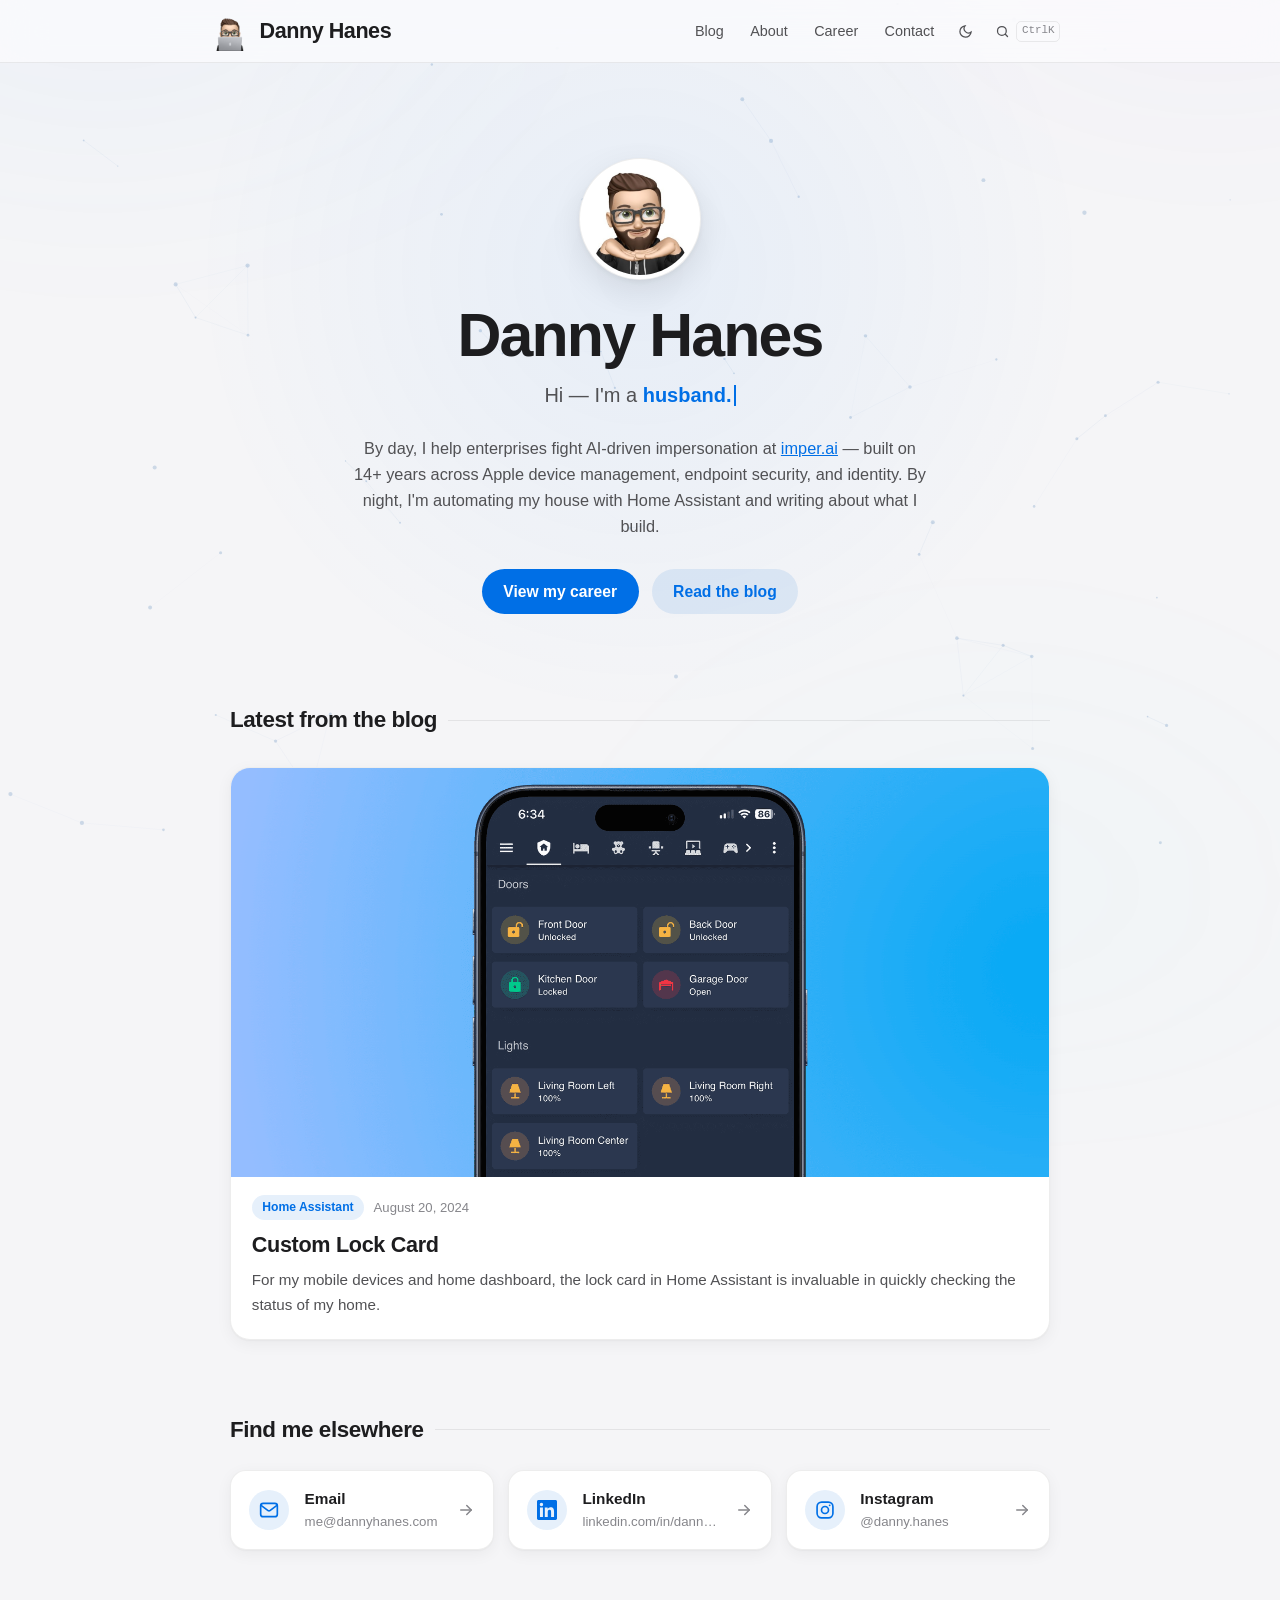
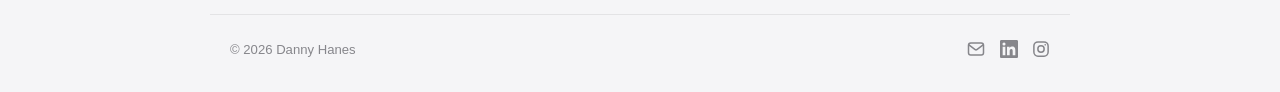
<file: store-4-1/index.html>
<!DOCTYPE html>
<html lang="en">
<head>
  <meta charset="UTF-8">
  <title>Redirecting&hellip;</title>
  <meta http-equiv="refresh" content="0; url=../">
  <link rel="canonical" href="https://dannyhanes.com/">
  <script>location.replace('../');</script>
</head>
<body>
  <p>This page has moved. <a href="../">Continue&hellip;</a></p>
</body>
</html>
</file>
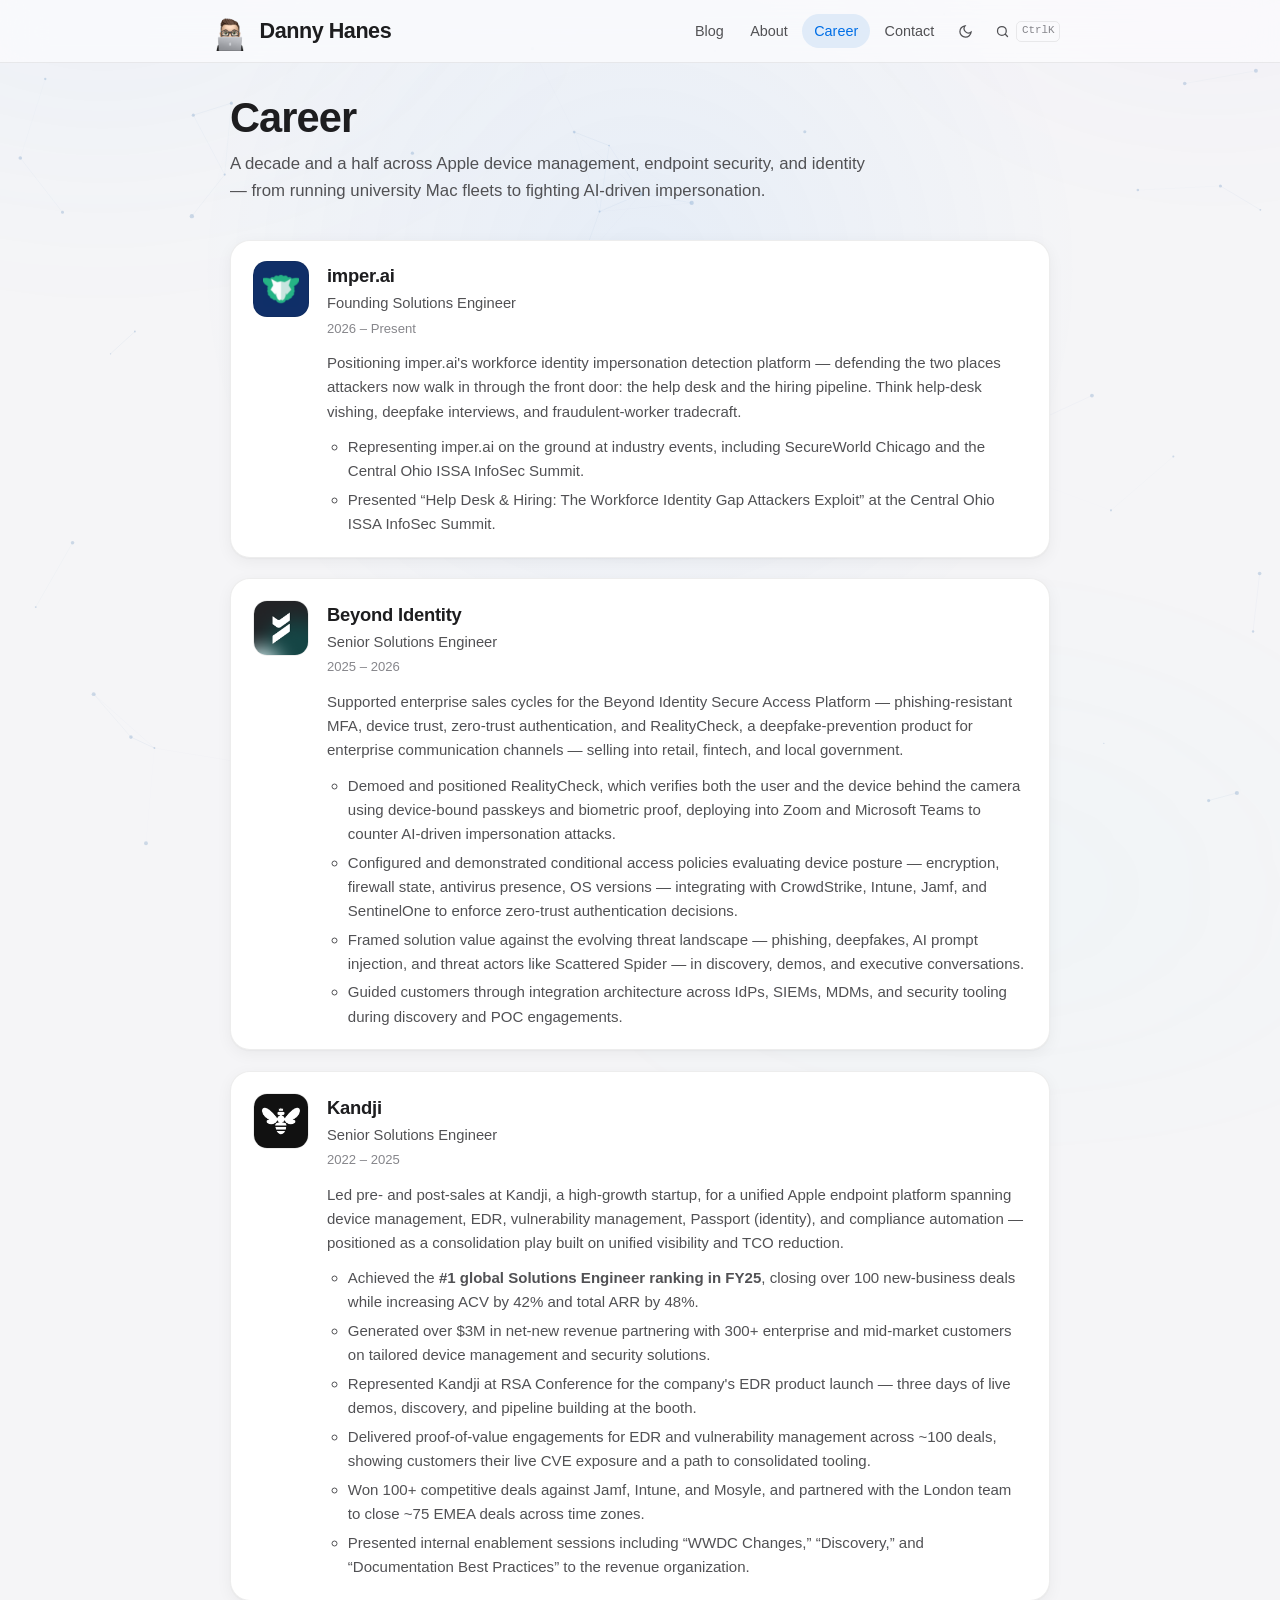
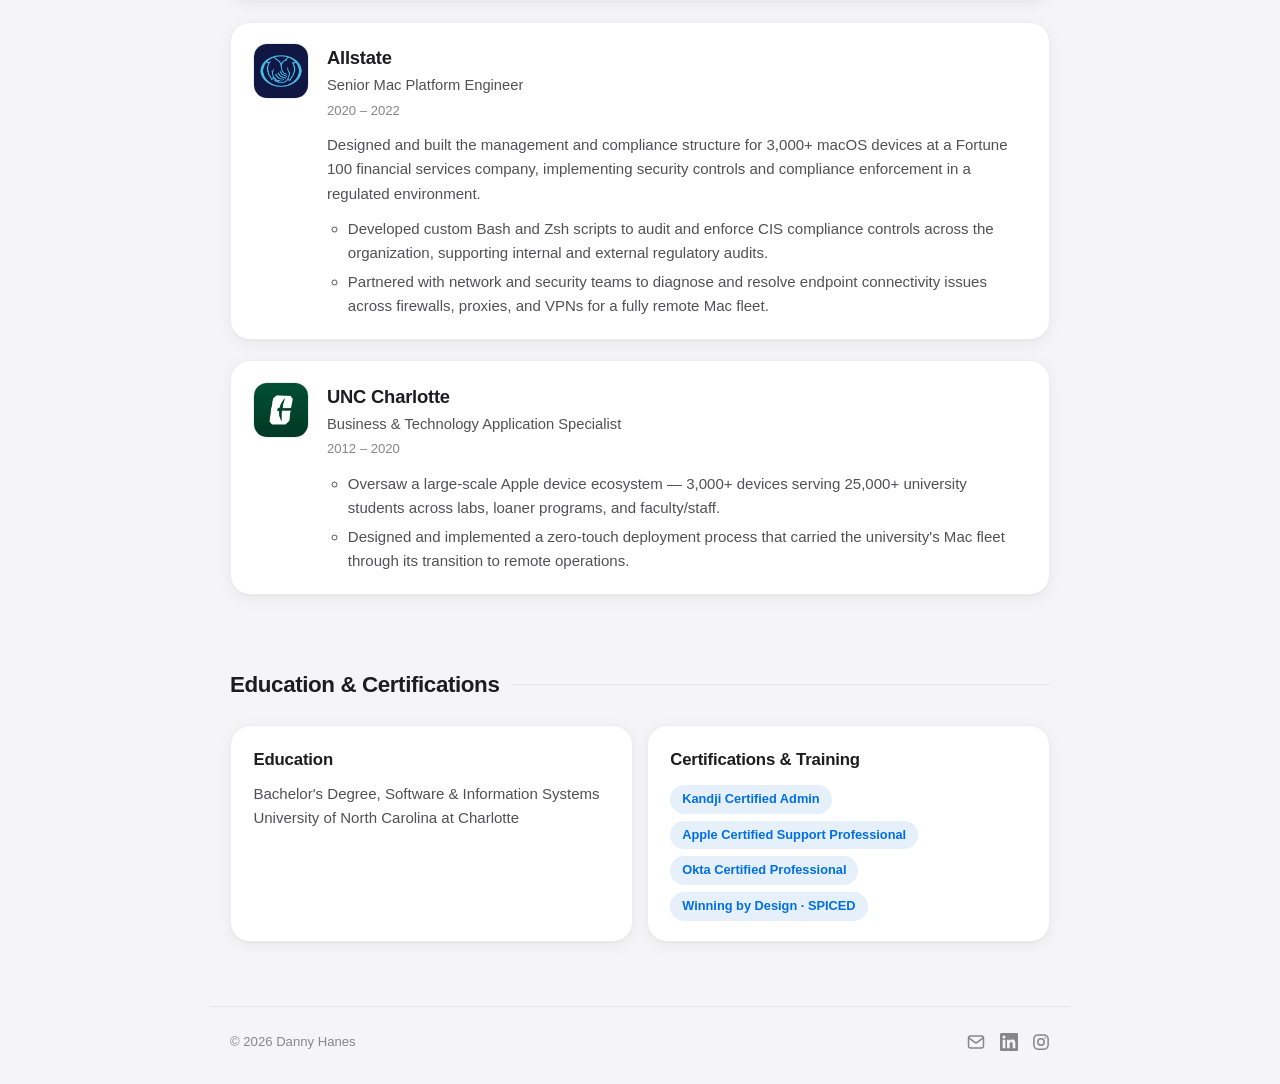
<file: career-updates/blog-post-title-four-4e8ad/index.html>
<!DOCTYPE html>
<html lang="en">
<head>
  <meta charset="UTF-8">
  <title>Redirecting&hellip;</title>
  <meta http-equiv="refresh" content="0; url=../../career/">
  <link rel="canonical" href="https://dannyhanes.com/career/">
  <script>location.replace('../../career/');</script>
</head>
<body>
  <p>This page has moved. <a href="../../career/">Continue&hellip;</a></p>
</body>
</html>
</file>
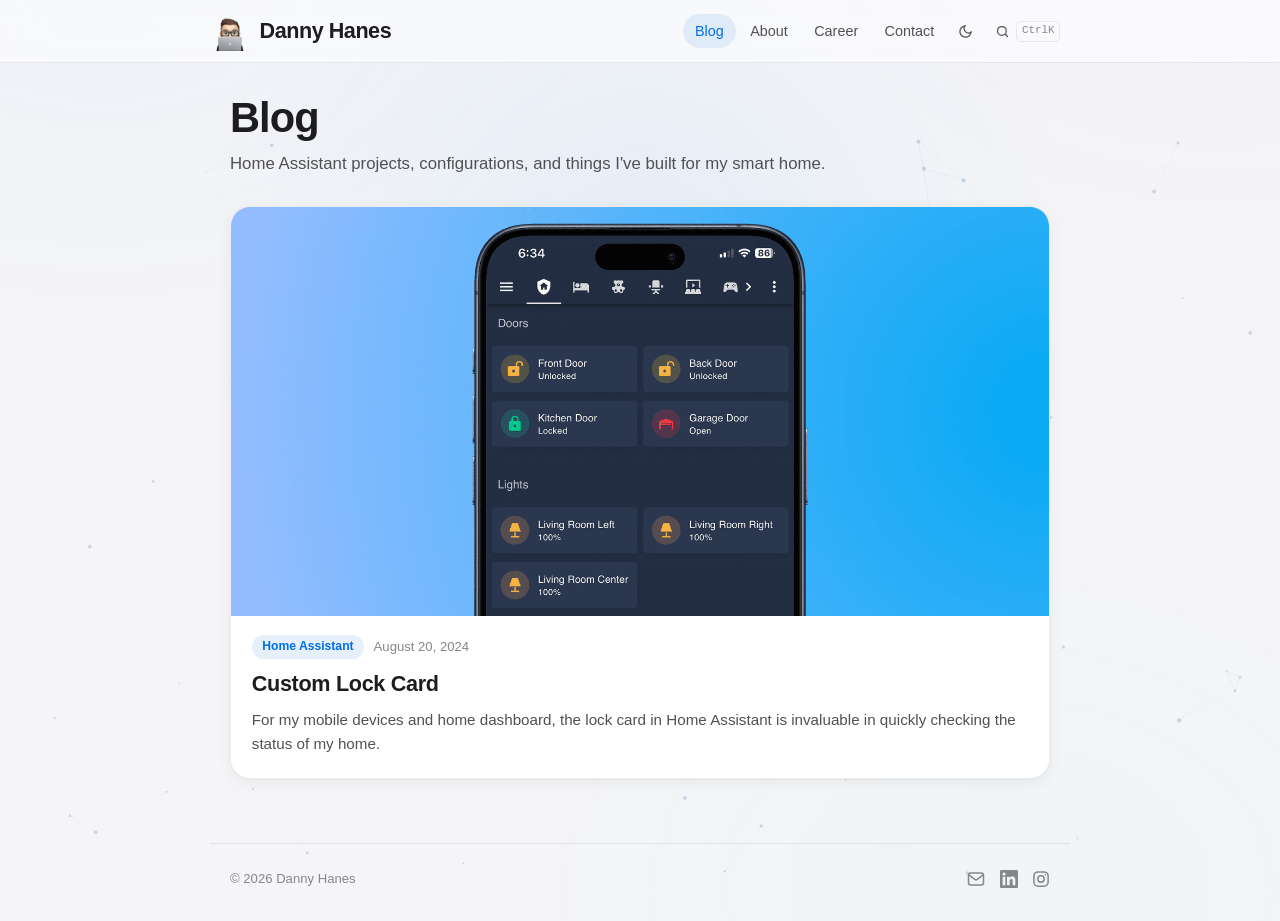
<file: blog/category/Home+Assistant/index.html>
<!DOCTYPE html>
<html lang="en">
<head>
  <meta charset="UTF-8">
  <title>Redirecting&hellip;</title>
  <meta http-equiv="refresh" content="0; url=../../../blog/">
  <link rel="canonical" href="https://dannyhanes.com/blog/">
  <script>location.replace('../../../blog/');</script>
</head>
<body>
  <p>This page has moved. <a href="../../../blog/">Continue&hellip;</a></p>
</body>
</html>
</file>
<file: assets/style.css>
/* ==========================================================================
   dannyhanes.com — Apple-inspired design system
   Light-first. SF system typography, frosted materials, hairline borders,
   pill buttons, Home-app tiles. Accent derives from --hue (Apple system
   colors via the Accent card). Dark mode = macOS dark, via [data-theme].
   ========================================================================== */

:root {
  --hue: 211; /* Apple system blue */

  --bg: #f5f5f7;
  --bg-elevated: #ffffff;
  --card: rgba(255, 255, 255, 0.76);
  --card-solid: #ffffff;
  --card-border: rgba(0, 0, 0, 0.07);
  --card-hover-border: rgba(0, 0, 0, 0.12);
  --text: #1d1d1f;
  --text-muted: #515154;
  --text-faint: #86868b;
  --accent: hsl(var(--hue), 100%, 45%);
  --accent-strong: hsl(var(--hue), 100%, 40%);
  --accent-soft: hsla(var(--hue), 90%, 45%, 0.1);
  --accent-glow: hsla(var(--hue), 95%, 50%, 0.18);
  --avatar-bg: linear-gradient(135deg, hsl(var(--hue), 90%, 52%), hsl(calc(var(--hue) + 40), 80%, 58%));
  --code-bg: #1d1d1f;
  --code-text: #e8e8ed;
  --shadow: 0 1px 2px rgba(0, 0, 0, 0.04), 0 4px 16px rgba(0, 0, 0, 0.05);
  --shadow-hover: 0 2px 6px rgba(0, 0, 0, 0.05), 0 12px 32px rgba(0, 0, 0, 0.09);
  --header-bg: rgba(251, 251, 253, 0.78);
  --aurora-opacity: 0.5;
  --ok: #34c759;
  --warn: #ff9f0a;
  --danger: #ff3b30;
}

[data-theme="dark"] {
  --bg: #161617;
  --bg-elevated: #1d1d1f;
  --card: rgba(29, 29, 31, 0.76);
  --card-solid: #1d1d1f;
  --card-border: rgba(255, 255, 255, 0.11);
  --card-hover-border: rgba(255, 255, 255, 0.22);
  --text: #f5f5f7;
  --text-muted: #a1a1a6;
  --text-faint: #6e6e73;
  --accent: hsl(var(--hue), 100%, 60%);
  --accent-strong: hsl(var(--hue), 100%, 66%);
  --accent-soft: hsla(var(--hue), 90%, 60%, 0.14);
  --accent-glow: hsla(var(--hue), 95%, 60%, 0.25);
  --code-bg: #0d0d0e;
  --code-text: #d8d8dd;
  --shadow: 0 1px 2px rgba(0, 0, 0, 0.4);
  --shadow-hover: 0 2px 8px rgba(0, 0, 0, 0.4), 0 14px 36px rgba(0, 0, 0, 0.5);
  --header-bg: rgba(22, 22, 23, 0.72);
  --aurora-opacity: 0.45;
  --ok: #30d158;
  --warn: #ffd60a;
  --danger: #ff453a;
}

* { margin: 0; padding: 0; box-sizing: border-box; }
html { scroll-behavior: smooth; }

body {
  font-family: -apple-system, BlinkMacSystemFont, "SF Pro Text", "Segoe UI", Roboto, Helvetica, Arial, sans-serif;
  background: var(--bg);
  color: var(--text);
  line-height: 1.6;
  min-height: 100svh;
  display: flex;
  flex-direction: column;
  -webkit-font-smoothing: antialiased;
  overflow-x: hidden;
}
img { max-width: 100%; height: auto; display: block; }
a { color: var(--accent); }
::selection { background: var(--accent-soft); }
:focus-visible { outline: 3px solid var(--accent-glow); outline-offset: 2px; border-radius: 8px; }

/* ---------- Background: soft accent wash + faint particle field ---------- */
.aurora {
  position: fixed;
  inset: -20%;
  z-index: -3;
  pointer-events: none;
  opacity: var(--aurora-opacity);
  filter: blur(80px);
  background:
    radial-gradient(40% 34% at 20% 12%, hsla(var(--hue), 90%, 60%, 0.10), transparent 70%),
    radial-gradient(32% 30% at 82% 8%, hsla(calc(var(--hue) + 50), 85%, 62%, 0.08), transparent 70%),
    radial-gradient(38% 36% at 70% 85%, hsla(calc(var(--hue) - 30), 85%, 60%, 0.06), transparent 70%);
  animation: aurora-drift 32s ease-in-out infinite alternate;
}
@keyframes aurora-drift {
  from { transform: translate3d(-1.5%, -1%, 0) scale(1); }
  to   { transform: translate3d(1.5%, 1.5%, 0) scale(1.05); }
}
#particles { position: fixed; inset: 0; z-index: -2; pointer-events: none; }
.spotlight {
  position: fixed;
  inset: 0;
  z-index: -1;
  pointer-events: none;
  background: radial-gradient(620px circle at var(--mx, 50%) var(--my, 30%), var(--accent-glow), transparent 72%);
  opacity: 0.35;
}

/* ---------- Header: frosted toolbar ---------- */
.site-header {
  position: sticky;
  top: 0;
  z-index: 40;
  width: 100%;
  padding: 0.7rem 1.25rem;
  display: flex;
  justify-content: center;
  background: var(--header-bg);
  -webkit-backdrop-filter: saturate(1.8) blur(20px);
  backdrop-filter: saturate(1.8) blur(20px);
  border-bottom: 1px solid var(--card-border);
}
.site-header .header-inner {
  width: 100%;
  max-width: 860px;
  display: flex;
  align-items: center;
  justify-content: space-between;
  gap: 1rem;
  flex-wrap: wrap;
}
.wordmark {
  font-weight: 700;
  font-size: 1.35rem;
  letter-spacing: -0.022em;
  color: var(--text);
  text-decoration: none;
  display: flex;
  align-items: center;
  gap: 0.6rem;
}
.wordmark .mark {
  width: 40px;
  height: 40px;
  object-fit: contain;
  display: block;
}
.site-nav { display: flex; gap: 0.15rem; align-items: center; flex-wrap: wrap; }
.site-nav a {
  color: var(--text-muted);
  text-decoration: none;
  font-size: 0.9rem;
  font-weight: 500;
  padding: 0.34rem 0.75rem;
  border-radius: 999px;
  transition: color 0.15s ease, background 0.15s ease;
}
.site-nav a:hover { color: var(--text); background: var(--accent-soft); }
.site-nav a[aria-current="page"] { color: var(--accent); background: var(--accent-soft); }
.nav-btn {
  display: inline-flex;
  align-items: center;
  gap: 0.4rem;
  border: none;
  background: transparent;
  color: var(--text-muted);
  border-radius: 999px;
  padding: 0.38rem 0.6rem;
  font: inherit;
  font-size: 0.82rem;
  cursor: pointer;
  transition: color 0.15s ease, background 0.15s ease;
}
.nav-btn:hover { color: var(--text); background: var(--accent-soft); }
.nav-btn svg { width: 15px; height: 15px; }
.nav-btn .kbd {
  font-family: ui-monospace, SFMono-Regular, Menlo, monospace;
  font-size: 0.68rem;
  border: 1px solid var(--card-border);
  border-radius: 5px;
  padding: 0.05rem 0.3rem;
  color: var(--text-faint);
}
@media (max-width: 560px) { .nav-btn .kbd, .nav-btn .btn-label { display: none; } }

/* ---------- Layout ---------- */
main.page {
  width: 100%;
  max-width: 860px;
  margin: 0 auto;
  padding: 2rem 1.25rem 4rem;
  flex: 1;
}
.page-title {
  font-size: clamp(2rem, 5.5vw, 2.6rem);
  font-weight: 700;
  letter-spacing: -0.022em;
  line-height: 1.1;
}
.page-sub { margin-top: 0.6rem; color: var(--text-muted); max-width: 40rem; font-size: 1.05rem; }

/* Scroll-reveal (activated only when JS tags the page) */
.js-reveal .reveal {
  opacity: 0;
  transform: translateY(18px);
  transition: opacity 0.65s cubic-bezier(0.25, 0.1, 0.25, 1), transform 0.65s cubic-bezier(0.25, 0.1, 0.25, 1);
  transition-delay: var(--reveal-delay, 0s);
}
.js-reveal .reveal.is-in { opacity: 1; transform: none; }

/* ---------- Hero ---------- */
.hero {
  display: flex;
  flex-direction: column;
  align-items: center;
  text-align: center;
  padding: clamp(2rem, 7vh, 4.5rem) 0 1rem;
}
.avatar-ring {
  width: 122px;
  height: 122px;
  border-radius: 50%;
  padding: 4px;
  background: var(--bg-elevated);
  border: 1px solid var(--card-border);
  box-shadow: var(--shadow-hover);
}
.avatar { width: 100%; height: 100%; border-radius: 50%; object-fit: cover; }
.hero h1 {
  margin-top: 1.5rem;
  font-size: clamp(2.5rem, 8vw, 3.8rem);
  font-weight: 700;
  letter-spacing: -0.03em;
  line-height: 1.05;
}
.tagline {
  margin-top: 0.7rem;
  font-size: clamp(1rem, 2.6vw, 1.25rem);
  color: var(--text-muted);
  font-weight: 480;
  min-height: 1.8em;
}
.tagline .typed { color: var(--accent); font-weight: 600; }
.tagline .caret {
  display: inline-block;
  width: 2px;
  height: 1.05em;
  vertical-align: text-bottom;
  background: var(--accent);
  margin-left: 2px;
  animation: blink 1.1s steps(1) infinite;
}
@keyframes blink { 50% { opacity: 0; } }
.bio { margin-top: 1.2rem; max-width: 36rem; color: var(--text-muted); font-size: 1.02rem; }
.cta-row { margin-top: 1.9rem; display: flex; gap: 0.8rem; flex-wrap: wrap; justify-content: center; }
.btn {
  display: inline-flex;
  align-items: center;
  gap: 0.5rem;
  padding: 0.62rem 1.35rem;
  border-radius: 999px;
  font-weight: 550;
  font-size: 0.98rem;
  text-decoration: none;
  transition: transform 0.15s ease, background 0.15s ease, box-shadow 0.15s ease;
}
.btn:active { transform: scale(0.97); }
.btn-primary { background: var(--accent); color: #fff; }
.btn-primary:hover { background: var(--accent-strong); box-shadow: 0 6px 20px -6px var(--accent-glow); }
.btn-ghost { background: var(--accent-soft); color: var(--accent); }
.btn-ghost:hover { background: var(--accent-glow); }

/* ---------- Section headings ---------- */
.section { margin-top: clamp(3rem, 8vh, 4.5rem); }
.section-title {
  font-size: 1.4rem;
  font-weight: 650;
  letter-spacing: -0.018em;
  display: flex;
  align-items: center;
  gap: 0.7rem;
}
.section-title::after { content: ""; flex: 1; height: 1px; background: var(--card-border); }

/* ---------- Link cards ---------- */
.links {
  margin-top: 1.4rem;
  width: 100%;
  display: grid;
  grid-template-columns: repeat(auto-fit, minmax(240px, 1fr));
  gap: 0.85rem;
  list-style: none;
}
.links a {
  display: flex;
  align-items: center;
  gap: 0.95rem;
  height: 100%;
  padding: 1rem 1.15rem;
  background: var(--bg-elevated);
  border: 1px solid var(--card-border);
  border-radius: 16px;
  text-decoration: none;
  color: var(--text);
  box-shadow: var(--shadow);
  transition: transform 0.18s cubic-bezier(0.25, 0.1, 0.25, 1), box-shadow 0.18s ease;
}
.links a:hover, .links a:focus-visible { box-shadow: var(--shadow-hover); outline: none; }
.icon {
  flex: none;
  width: 40px;
  height: 40px;
  border-radius: 50%;
  background: var(--accent-soft);
  color: var(--accent);
  display: grid;
  place-items: center;
}
.icon svg { width: 20px; height: 20px; }
.link-text { display: flex; flex-direction: column; min-width: 0; }
.link-title { font-weight: 590; font-size: 0.96rem; }
.link-sub {
  font-size: 0.83rem;
  color: var(--text-faint);
  white-space: nowrap;
  overflow: hidden;
  text-overflow: ellipsis;
}
.arrow { margin-left: auto; flex: none; color: var(--text-faint); transition: transform 0.15s ease, color 0.15s ease; }
.links a:hover .arrow { transform: translateX(3px); color: var(--accent); }

/* ---------- Blog listing ---------- */
.post-list { list-style: none; margin-top: 1.8rem; display: flex; flex-direction: column; gap: 1.3rem; }
.post-card {
  display: block;
  background: var(--bg-elevated);
  border: 1px solid var(--card-border);
  border-radius: 20px;
  overflow: hidden;
  text-decoration: none;
  color: var(--text);
  box-shadow: var(--shadow);
  transition: transform 0.18s cubic-bezier(0.25, 0.1, 0.25, 1), box-shadow 0.18s ease;
}
.post-card:hover { box-shadow: var(--shadow-hover); }
.post-card img { width: 100%; aspect-ratio: 2 / 1; object-fit: cover; }
.post-card-body { padding: 1.15rem 1.3rem 1.35rem; }
.post-meta { display: flex; align-items: center; gap: 0.6rem; font-size: 0.82rem; color: var(--text-faint); }
.tag {
  display: inline-block;
  background: var(--accent-soft);
  color: var(--accent);
  font-weight: 590;
  font-size: 0.76rem;
  padding: 0.15rem 0.65rem;
  border-radius: 999px;
}
.post-card h2 { margin-top: 0.5rem; font-size: 1.35rem; font-weight: 650; letter-spacing: -0.015em; }
.post-card p { margin-top: 0.4rem; color: var(--text-muted); font-size: 0.95rem; }

/* ---------- Article / prose ---------- */
.progress-bar {
  position: fixed;
  top: 0;
  left: 0;
  height: 2px;
  width: 100%;
  transform-origin: 0 50%;
  transform: scaleX(0);
  background: var(--accent);
  z-index: 60;
}
.prose { margin-top: 1.6rem; }
.prose > * + * { margin-top: 1.1rem; }
.prose h2 { margin-top: 2.6rem; font-size: 1.5rem; font-weight: 650; letter-spacing: -0.018em; }
.prose h3 { margin-top: 1.9rem; font-size: 1.13rem; font-weight: 600; }
.prose p, .prose li { color: var(--text-muted); }
.prose strong { color: var(--text); font-weight: 600; }
.prose ul, .prose ol { padding-left: 1.4rem; }
.prose li + li { margin-top: 0.35rem; }
.prose img { border-radius: 14px; border: 1px solid var(--card-border); box-shadow: var(--shadow); }
.prose blockquote {
  border-left: 3px solid var(--warn);
  background: color-mix(in srgb, var(--warn) 9%, transparent);
  border-radius: 0 14px 14px 0;
  padding: 0.9rem 1.1rem;
  color: var(--text);
  font-size: 0.95rem;
}
.prose code {
  font-family: ui-monospace, SFMono-Regular, "SF Mono", Menlo, Consolas, monospace;
  font-size: 0.88em;
  background: var(--accent-soft);
  padding: 0.12rem 0.35rem;
  border-radius: 6px;
}
.codeblock { position: relative; }
.codeblock pre {
  background: var(--code-bg);
  color: var(--code-text);
  border-radius: 14px;
  padding: 1.1rem 1.2rem;
  overflow-x: auto;
  font-size: 0.85rem;
  line-height: 1.6;
}
.codeblock pre code { background: none; padding: 0; font-size: inherit; color: inherit; }
.copy-btn {
  position: absolute;
  top: 0.6rem;
  right: 0.6rem;
  background: rgba(235, 235, 245, 0.12);
  color: #d8d8dd;
  border: none;
  border-radius: 999px;
  font: inherit;
  font-size: 0.75rem;
  font-weight: 590;
  padding: 0.3rem 0.75rem;
  cursor: pointer;
  transition: background 0.15s ease;
}
.copy-btn:hover { background: rgba(235, 235, 245, 0.24); }
.article-header .post-meta { margin-bottom: 0.7rem; }
.article-hero { margin-top: 1.6rem; border-radius: 16px; border: 1px solid var(--card-border); box-shadow: var(--shadow); }

/* ---------- Career timeline ---------- */
.timeline { list-style: none; margin-top: 2.2rem; display: flex; flex-direction: column; gap: 1.3rem; }
.job {
  display: flex;
  gap: 1.1rem;
  background: var(--bg-elevated);
  border: 1px solid var(--card-border);
  border-radius: 20px;
  padding: 1.3rem 1.4rem;
  box-shadow: var(--shadow);
  transition: box-shadow 0.18s ease;
}
.job:hover { box-shadow: var(--shadow-hover); }
.job-logo { flex: none; width: 56px; height: 56px; border-radius: 14px; object-fit: cover; border: 1px solid var(--card-border); }
.job h2 { font-size: 1.15rem; font-weight: 650; letter-spacing: -0.012em; }
.job .role { color: var(--text-muted); font-size: 0.92rem; margin-top: 0.1rem; }
.job .dates { color: var(--text-faint); font-size: 0.82rem; margin-top: 0.1rem; }
.job-body { margin-top: 0.8rem; }
.job-body p, .job-body li { color: var(--text-muted); font-size: 0.94rem; }
.job-body > * + * { margin-top: 0.7rem; }
.job-body ul { padding-left: 1.3rem; }
.job-body li + li { margin-top: 0.3rem; }
@media (max-width: 540px) { .job { flex-direction: column; } }

/* ---------- Footer ---------- */
.site-footer {
  width: 100%;
  max-width: 860px;
  margin: 0 auto;
  padding: 1.5rem 1.25rem 2rem;
  display: flex;
  align-items: center;
  justify-content: space-between;
  gap: 1rem;
  flex-wrap: wrap;
  font-size: 0.82rem;
  color: var(--text-faint);
  border-top: 1px solid var(--card-border);
}
.site-footer .socials { display: flex; gap: 0.9rem; align-items: center; }
.site-footer .socials a { color: var(--text-faint); display: grid; place-items: center; }
.site-footer .socials a:hover { color: var(--accent); }
.site-footer .socials svg { width: 18px; height: 18px; }

/* ---------- Command palette (Spotlight) ---------- */
.cmdk-overlay {
  position: fixed;
  inset: 0;
  z-index: 90;
  background: rgba(0, 0, 0, 0.2);
  display: grid;
  place-items: start center;
  padding: 16vh 1rem 2rem;
  opacity: 0;
  pointer-events: none;
  transition: opacity 0.18s ease;
}
[data-theme="dark"] .cmdk-overlay { background: rgba(0, 0, 0, 0.4); }
.cmdk-overlay.open { opacity: 1; pointer-events: auto; }
.cmdk {
  width: 100%;
  max-width: 580px;
  background: var(--card);
  -webkit-backdrop-filter: saturate(1.8) blur(40px);
  backdrop-filter: saturate(1.8) blur(40px);
  border: 1px solid var(--card-border);
  border-radius: 16px;
  box-shadow: 0 24px 70px -18px rgba(0, 0, 0, 0.35);
  overflow: hidden;
  transform: translateY(8px) scale(0.98);
  transition: transform 0.18s cubic-bezier(0.25, 0.1, 0.25, 1);
}
.cmdk-overlay.open .cmdk { transform: none; }
.cmdk input {
  width: 100%;
  border: none;
  outline: none;
  background: transparent;
  color: var(--text);
  font: inherit;
  font-size: 1.15rem;
  padding: 1rem 1.2rem;
  border-bottom: 1px solid var(--card-border);
}
.cmdk input::placeholder { color: var(--text-faint); }
.cmdk-list { max-height: 46vh; overflow-y: auto; padding: 0.5rem; }
.cmdk-item {
  display: flex;
  align-items: center;
  gap: 0.8rem;
  width: 100%;
  padding: 0.62rem 0.8rem;
  border: none;
  background: transparent;
  color: var(--text);
  font: inherit;
  font-size: 0.94rem;
  border-radius: 10px;
  cursor: pointer;
  text-align: left;
}
.cmdk-item svg { width: 17px; height: 17px; color: var(--text-faint); flex: none; }
.cmdk-item .cmdk-hint { margin-left: auto; font-size: 0.75rem; color: var(--text-faint); }
.cmdk-item.active { background: var(--accent); color: #fff; }
.cmdk-item.active svg, .cmdk-item.active .cmdk-hint { color: rgba(255, 255, 255, 0.8); }
.cmdk-empty { padding: 1.2rem; text-align: center; color: var(--text-faint); font-size: 0.9rem; }

/* ---------- 404 ---------- */
.notfound { flex: 1; display: grid; place-items: center; text-align: center; padding: 3rem 1.25rem; }
.notfound h1 {
  font-size: clamp(4rem, 16vw, 6.5rem);
  font-weight: 700;
  letter-spacing: -0.035em;
  line-height: 1;
  color: var(--text);
}
.notfound p { color: var(--text-muted); margin-top: 0.8rem; }

/* ---------- Party mode (Konami code) ---------- */
html.party { animation: party-hue 5s linear infinite; }
@keyframes party-hue {
  from { --hue: 0; }
  25% { --hue: 90; }
  50% { --hue: 180; }
  75% { --hue: 270; }
  to { --hue: 360; }
}

/* ---------- Cross-document view transitions ---------- */
@view-transition { navigation: auto; }
html:not(.theme-vt)::view-transition-old(root) { animation: vt-out 0.2s ease both; }
html:not(.theme-vt)::view-transition-new(root) { animation: vt-in 0.28s ease both; }
@keyframes vt-out { to { opacity: 0; } }
@keyframes vt-in { from { opacity: 0; } }
/* Theme toggle drives its own circular clip animation from JS */
.theme-vt::view-transition-old(root) { animation: none; }
.theme-vt::view-transition-new(root) { animation: none; mix-blend-mode: normal; }

/* ---------- Reduced motion ---------- */
@media (prefers-reduced-motion: reduce) {
  *, *::before, *::after { animation-duration: 0.01ms !important; animation-iteration-count: 1 !important; transition-duration: 0.01ms !important; }
  html { scroll-behavior: auto; }
  .js-reveal .reveal { opacity: 1; transform: none; }
  .aurora { animation: none; }
  .tagline .caret { animation: none; }
}
</file>
